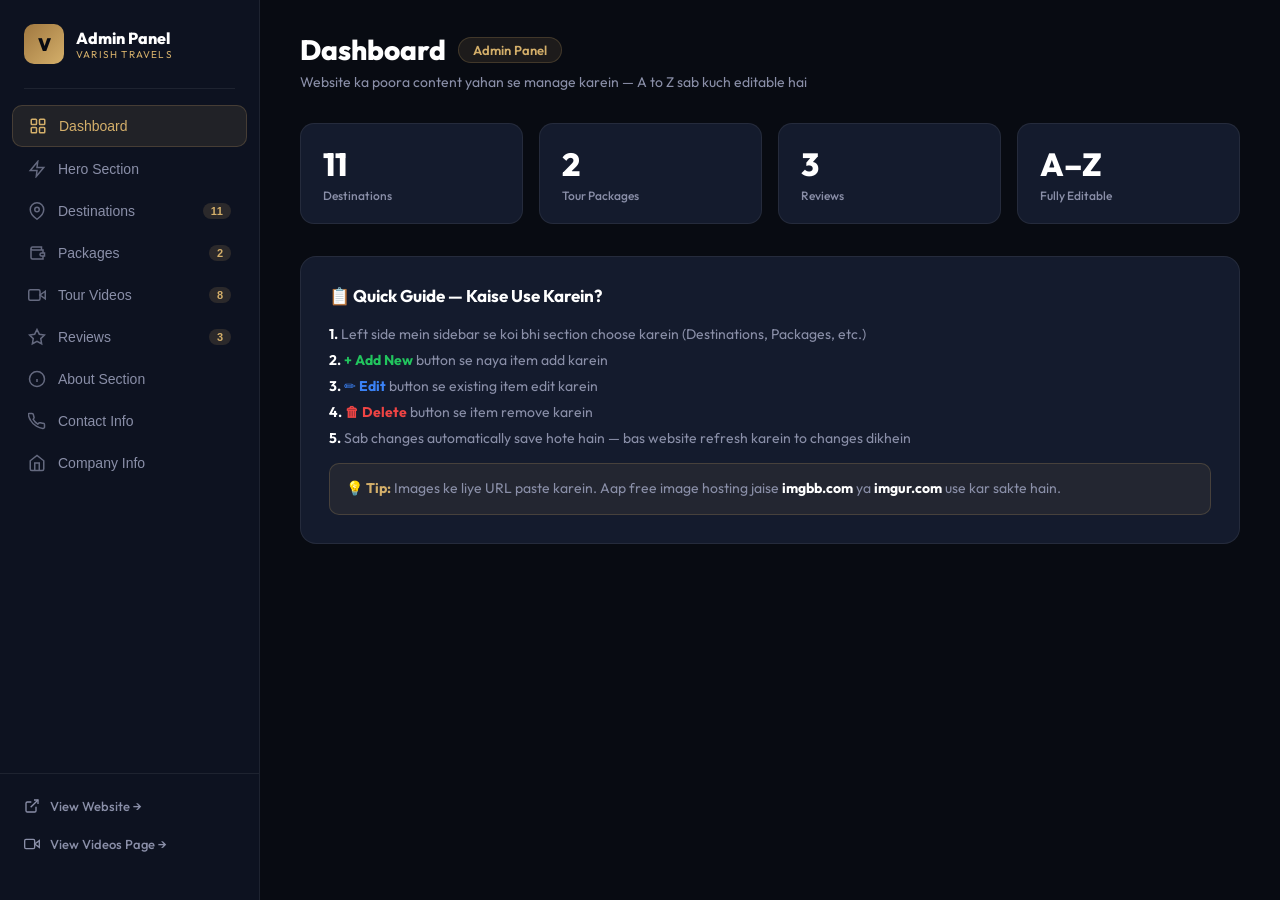
<file: admin.html>
<!DOCTYPE html>
<html lang="en">

<head>
  <meta charset="UTF-8" />
  <meta name="viewport" content="width=device-width, initial-scale=1.0" />
  <title>Admin Panel | Varish Tour & Travels</title>
  <link rel="preconnect" href="https://fonts.googleapis.com" />
  <link rel="preconnect" href="https://fonts.gstatic.com" crossorigin />
  <link
    href="https://fonts.googleapis.com/css2?family=Outfit:wght@300;400;500;600;700;800;900&display=swap"
    rel="stylesheet" />
  <style>
    /* ── ADMIN PANEL STYLES ── */
    :root {
      --gold: #D4AF6A;
      --gold-light: #F0D08A;
      --gold-dark: #A07840;
      --bg: #080B12;
      --bg-2: #0D1220;
      --bg-3: #111827;
      --bg-card: #141B2D;
      --bg-card-2: #1A2235;
      --border: rgba(255, 255, 255, 0.07);
      --border-gold: rgba(212, 175, 106, 0.2);
      --text: #E8E6E0;
      --text-muted: #8A8FA8;
      --white: #FFFFFF;
      --green: #22c55e;
      --red: #ef4444;
      --blue: #3b82f6;
      --radius: 12px;
      --ease: cubic-bezier(0.4, 0, 0.2, 1);
    }

    * { box-sizing: border-box; margin: 0; padding: 0; }
    html { scroll-behavior: smooth; }
    body {
      font-family: 'Outfit', system-ui, sans-serif;
      background: var(--bg);
      color: var(--text);
      min-height: 100vh;
      -webkit-font-smoothing: antialiased;
    }
    ::-webkit-scrollbar { width: 5px; }
    ::-webkit-scrollbar-track { background: var(--bg-2); }
    ::-webkit-scrollbar-thumb { background: var(--gold-dark); border-radius: 4px; }

    /* ── LAYOUT ── */
    .admin-wrapper {
      display: flex;
      min-height: 100vh;
    }

    /* ── SIDEBAR ── */
    .sidebar {
      width: 260px;
      background: var(--bg-2);
      border-right: 1px solid var(--border);
      padding: 24px 0;
      display: flex;
      flex-direction: column;
      position: fixed;
      top: 0; left: 0; bottom: 0;
      z-index: 100;
      transition: transform 0.3s var(--ease);
    }
    .sidebar-brand {
      display: flex; align-items: center; gap: 12px;
      padding: 0 24px; margin-bottom: 8px;
    }
    .sidebar-brand-icon {
      width: 40px; height: 40px; border-radius: 10px;
      background: linear-gradient(135deg, var(--gold-dark), var(--gold));
      display: flex; align-items: center; justify-content: center;
      color: var(--bg); font-weight: 900; font-size: 18px;
    }
    .sidebar-brand-text {
      display: flex; flex-direction: column;
    }
    .sidebar-brand-name {
      font-size: 16px; font-weight: 800; color: var(--white);
    }
    .sidebar-brand-sub {
      font-size: 10px; color: var(--gold); letter-spacing: 0.12em; text-transform: uppercase;
    }
    .sidebar-divider {
      height: 1px; background: var(--border); margin: 16px 24px;
    }
    .sidebar-nav {
      display: flex; flex-direction: column; gap: 2px;
      padding: 0 12px; flex: 1;
    }
    .sidebar-link {
      display: flex; align-items: center; gap: 12px;
      padding: 11px 16px; border-radius: 10px;
      font-size: 14px; font-weight: 500; color: var(--text-muted);
      cursor: pointer; transition: all 0.2s var(--ease);
      border: none; background: none; text-align: left; width: 100%;
    }
    .sidebar-link:hover {
      background: rgba(255,255,255,0.04); color: var(--text);
    }
    .sidebar-link.active {
      background: rgba(212,175,106,0.1); color: var(--gold);
      border: 1px solid var(--border-gold);
    }
    .sidebar-link svg {
      width: 18px; height: 18px; flex-shrink: 0; opacity: 0.7;
    }
    .sidebar-link.active svg { opacity: 1; }
    .sidebar-link .link-badge {
      margin-left: auto;
      background: rgba(212,175,106,0.15);
      color: var(--gold);
      font-size: 11px; font-weight: 700;
      padding: 2px 8px; border-radius: 20px;
    }

    .sidebar-bottom {
      padding: 16px 24px; border-top: 1px solid var(--border);
    }
    .sidebar-bottom a {
      display: flex; align-items: center; gap: 10px;
      color: var(--text-muted); font-size: 13px; font-weight: 500;
      text-decoration: none; padding: 8px 0;
      transition: color 0.2s;
    }
    .sidebar-bottom a:hover { color: var(--gold); }

    /* ── MAIN CONTENT ── */
    .main-content {
      margin-left: 260px;
      flex: 1;
      padding: 32px 40px;
      min-height: 100vh;
    }

    /* ── PAGE HEADER ── */
    .page-header {
      display: flex; align-items: center; justify-content: space-between;
      margin-bottom: 32px; flex-wrap: wrap; gap: 16px;
    }
    .page-header h1 {
      font-size: 28px; font-weight: 800; color: var(--white);
      display: flex; align-items: center; gap: 12px;
    }
    .page-header h1 span {
      font-size: 13px; font-weight: 600; color: var(--gold);
      background: rgba(212,175,106,0.1);
      padding: 4px 14px; border-radius: 20px;
      border: 1px solid var(--border-gold);
    }
    .page-desc {
      font-size: 14px; color: var(--text-muted); margin-top: 6px;
    }

    /* ── BUTTONS ── */
    .btn {
      display: inline-flex; align-items: center; gap: 8px;
      padding: 10px 20px; border-radius: 10px;
      font-size: 13px; font-weight: 700; cursor: pointer;
      border: none; transition: all 0.2s var(--ease);
      font-family: inherit;
    }
    .btn-gold {
      background: linear-gradient(135deg, var(--gold-dark), var(--gold));
      color: var(--bg);
      box-shadow: 0 4px 16px rgba(212,175,106,0.3);
    }
    .btn-gold:hover {
      background: linear-gradient(135deg, var(--gold), var(--gold-light));
      transform: translateY(-2px);
      box-shadow: 0 8px 28px rgba(212,175,106,0.4);
    }
    .btn-outline {
      background: transparent; color: var(--text-muted);
      border: 1px solid var(--border);
    }
    .btn-outline:hover {
      border-color: var(--border-gold); color: var(--gold);
    }
    .btn-danger {
      background: rgba(239,68,68,0.12); color: var(--red);
      border: 1px solid rgba(239,68,68,0.2);
    }
    .btn-danger:hover {
      background: rgba(239,68,68,0.2); transform: translateY(-1px);
    }
    .btn-success {
      background: rgba(34,197,94,0.12); color: var(--green);
      border: 1px solid rgba(34,197,94,0.2);
    }
    .btn-success:hover {
      background: rgba(34,197,94,0.2); transform: translateY(-1px);
    }
    .btn-sm { padding: 7px 14px; font-size: 12px; border-radius: 8px; }

    /* ── CARDS / PANELS ── */
    .panel {
      background: var(--bg-card);
      border: 1px solid var(--border);
      border-radius: 16px;
      padding: 28px;
      margin-bottom: 24px;
      transition: border-color 0.2s;
    }
    .panel:hover { border-color: var(--border-gold); }
    .panel-header {
      display: flex; align-items: center; justify-content: space-between;
      margin-bottom: 20px; flex-wrap: wrap; gap: 12px;
    }
    .panel-title {
      font-size: 17px; font-weight: 700; color: var(--white);
      display: flex; align-items: center; gap: 10px;
    }
    .panel-title .count {
      font-size: 11px; font-weight: 700; color: var(--gold);
      background: rgba(212,175,106,0.1);
      padding: 2px 10px; border-radius: 20px;
    }

    /* ── FORM ELEMENTS ── */
    .form-grid {
      display: grid;
      grid-template-columns: repeat(auto-fill, minmax(280px, 1fr));
      gap: 16px;
    }
    .form-group {
      display: flex; flex-direction: column; gap: 6px;
    }
    .form-group.full { grid-column: 1 / -1; }
    .form-label {
      font-size: 11px; font-weight: 700; letter-spacing: 0.1em;
      text-transform: uppercase; color: var(--text-muted);
    }
    .form-input,
    .form-select,
    .form-textarea {
      background: rgba(255,255,255,0.04);
      border: 1px solid var(--border);
      border-radius: 10px;
      padding: 12px 14px;
      font-size: 14px; color: var(--white);
      font-family: inherit;
      outline: none;
      transition: all 0.2s var(--ease);
      -webkit-appearance: none;
    }
    .form-select option { background: var(--bg-card); }
    .form-input:focus,
    .form-select:focus,
    .form-textarea:focus {
      border-color: rgba(212,175,106,0.45);
      background: rgba(212,175,106,0.04);
      box-shadow: 0 0 0 3px rgba(212,175,106,0.08);
    }
    .form-input::placeholder,
    .form-textarea::placeholder { color: rgba(138,143,168,0.6); }
    .form-textarea { resize: vertical; min-height: 80px; }
    .form-hint {
      font-size: 11px; color: var(--text-muted); margin-top: 2px;
    }

    /* ── ITEM LIST ── */
    .item-list {
      display: flex; flex-direction: column; gap: 12px;
    }
    .item-card {
      display: flex; align-items: center; gap: 16px;
      background: var(--bg-card-2);
      border: 1px solid var(--border);
      border-radius: 14px;
      padding: 16px 20px;
      transition: all 0.2s var(--ease);
    }
    .item-card:hover {
      border-color: var(--border-gold);
      transform: translateX(4px);
    }
    .item-thumb {
      width: 64px; height: 48px; border-radius: 8px;
      overflow: hidden; flex-shrink: 0;
      background: var(--bg-3);
    }
    .item-thumb img {
      width: 100%; height: 100%; object-fit: cover;
    }
    .item-info { flex: 1; min-width: 0; }
    .item-name {
      font-size: 15px; font-weight: 700; color: var(--white);
      white-space: nowrap; overflow: hidden; text-overflow: ellipsis;
    }
    .item-meta {
      font-size: 12px; color: var(--text-muted); margin-top: 3px;
      white-space: nowrap; overflow: hidden; text-overflow: ellipsis;
    }
    .item-actions {
      display: flex; gap: 8px; flex-shrink: 0;
    }

    /* ── FEATURE LIST (for packages) ── */
    .feature-list {
      display: flex; flex-direction: column; gap: 8px;
      margin-top: 8px;
    }
    .feature-item {
      display: flex; align-items: center; gap: 8px;
      background: rgba(255,255,255,0.03);
      border: 1px solid var(--border);
      border-radius: 8px;
      padding: 8px 12px;
      font-size: 13px; color: var(--text);
    }
    .feature-item .f-type {
      font-size: 10px; font-weight: 700; padding: 2px 8px;
      border-radius: 20px; flex-shrink: 0;
    }
    .feature-item .f-type.inc {
      background: rgba(34,197,94,0.12); color: var(--green);
    }
    .feature-item .f-type.exc {
      background: rgba(239,68,68,0.1); color: var(--red);
    }
    .feature-item .f-text { flex: 1; }
    .feature-item .f-remove {
      background: none; border: none; color: var(--text-muted);
      cursor: pointer; padding: 2px; font-size: 16px;
      transition: color 0.2s;
    }
    .feature-item .f-remove:hover { color: var(--red); }

    .add-feature-row {
      display: flex; gap: 8px; margin-top: 8px;
    }
    .add-feature-row input {
      flex: 1; background: rgba(255,255,255,0.04);
      border: 1px solid var(--border); border-radius: 8px;
      padding: 8px 12px; font-size: 13px; color: var(--white);
      font-family: inherit; outline: none;
    }
    .add-feature-row select {
      background: rgba(255,255,255,0.04);
      border: 1px solid var(--border); border-radius: 8px;
      padding: 8px 10px; font-size: 12px; color: var(--white);
      font-family: inherit; outline: none;
    }
    .add-feature-row select option { background: var(--bg-card); }

    /* ── TABS ── */
    .tab-content { display: none; }
    .tab-content.active { display: block; }

    /* ── EDIT FORM (shown after clicking Edit) ── */
    .edit-form {
      background: var(--bg-card);
      border: 1px solid var(--border-gold);
      border-radius: 16px;
      padding: 28px;
      margin-bottom: 24px;
      animation: slideDown 0.3s var(--ease);
    }
    @keyframes slideDown {
      from { opacity: 0; transform: translateY(-10px); }
      to { opacity: 1; transform: translateY(0); }
    }
    .edit-form-header {
      display: flex; align-items: center; justify-content: space-between;
      margin-bottom: 20px;
    }
    .edit-form-title {
      font-size: 16px; font-weight: 700; color: var(--gold);
    }
    .edit-form-actions {
      display: flex; gap: 8px; margin-top: 20px;
    }

    /* ── TOAST ── */
    .admin-toast {
      position: fixed; bottom: 28px; right: 28px;
      background: var(--bg-card); border: 1px solid var(--border-gold);
      color: var(--white); padding: 14px 24px;
      border-radius: 14px; font-size: 14px; font-weight: 600;
      z-index: 99999; opacity: 0; transform: translateY(20px);
      transition: all 0.4s cubic-bezier(0.34, 1.56, 0.64, 1);
      box-shadow: 0 8px 32px rgba(0,0,0,0.4);
      pointer-events: none;
    }
    .admin-toast.show {
      opacity: 1; transform: translateY(0); pointer-events: all;
    }

    /* ── EMPTY STATE ── */
    .empty-state {
      text-align: center; padding: 48px 24px;
      color: var(--text-muted);
    }
    .empty-state svg {
      margin: 0 auto 16px; opacity: 0.3;
    }
    .empty-state p { font-size: 14px; margin-bottom: 16px; }

    /* ── STATS CARDS ── */
    .stats-row {
      display: grid;
      grid-template-columns: repeat(auto-fill, minmax(200px, 1fr));
      gap: 16px; margin-bottom: 32px;
    }
    .stat-card {
      background: var(--bg-card);
      border: 1px solid var(--border);
      border-radius: 14px;
      padding: 20px 22px;
      transition: all 0.2s;
    }
    .stat-card:hover { border-color: var(--border-gold); transform: translateY(-3px); }
    .stat-card-value {
      font-size: 32px; font-weight: 800; color: var(--white);
      margin-bottom: 4px;
    }
    .stat-card-label {
      font-size: 12px; color: var(--text-muted); font-weight: 500;
    }

    /* ── MOBILE TOGGLE ── */
    .mobile-menu-btn {
      display: none;
      position: fixed; top: 16px; left: 16px; z-index: 200;
      width: 42px; height: 42px; border-radius: 10px;
      background: var(--bg-card); border: 1px solid var(--border);
      color: var(--text); cursor: pointer;
      align-items: center; justify-content: center;
      font-size: 20px;
    }
    .overlay {
      display: none; position: fixed; inset: 0;
      background: rgba(0,0,0,0.6); z-index: 90;
    }
    .overlay.show { display: block; }

    /* ── COLOR PREVIEW ── */
    .color-preview-row {
      display: flex; align-items: center; gap: 12px;
    }
    .color-preview {
      width: 40px; height: 40px; border-radius: 8px;
      border: 2px solid var(--border); flex-shrink: 0;
    }

    /* ── RESPONSIVE ── */
    @media (max-width: 900px) {
      .sidebar {
        transform: translateX(-100%);
      }
      .sidebar.open {
        transform: translateX(0);
      }
      .main-content { margin-left: 0; padding: 24px 16px; padding-top: 68px; }
      .mobile-menu-btn { display: flex; }
      .form-grid { grid-template-columns: 1fr; }
      .stats-row { grid-template-columns: 1fr 1fr; }
    }
    @media (max-width: 480px) {
      .stats-row { grid-template-columns: 1fr; }
      .item-card { flex-direction: column; align-items: flex-start; }
      .item-actions { align-self: flex-end; }
    }
  </style>
</head>

<body>

  <!-- Mobile menu button -->
  <button class="mobile-menu-btn" id="mobileMenuBtn" onclick="toggleSidebar()">☰</button>
  <div class="overlay" id="sidebarOverlay" onclick="toggleSidebar()"></div>

  <div class="admin-wrapper">

    <!-- ── SIDEBAR ── -->
    <aside class="sidebar" id="sidebar">
      <div class="sidebar-brand">
        <div class="sidebar-brand-icon">V</div>
        <div class="sidebar-brand-text">
          <span class="sidebar-brand-name">Admin Panel</span>
          <span class="sidebar-brand-sub">Varish Travels</span>
        </div>
      </div>

      <div class="sidebar-divider"></div>

      <nav class="sidebar-nav">
        <button class="sidebar-link active" onclick="showTab('dashboard', this)">
          <svg viewBox="0 0 24 24" fill="none" stroke="currentColor" stroke-width="2"><rect x="3" y="3" width="7" height="7" rx="1"/><rect x="14" y="3" width="7" height="7" rx="1"/><rect x="3" y="14" width="7" height="7" rx="1"/><rect x="14" y="14" width="7" height="7" rx="1"/></svg>
          Dashboard
        </button>
        <button class="sidebar-link" onclick="showTab('hero', this)">
          <svg viewBox="0 0 24 24" fill="none" stroke="currentColor" stroke-width="2"><polygon points="13 2 3 14 12 14 11 22 21 10 12 10 13 2"/></svg>
          Hero Section
        </button>
        <button class="sidebar-link" onclick="showTab('destinations', this)">
          <svg viewBox="0 0 24 24" fill="none" stroke="currentColor" stroke-width="2"><path d="M21 10c0 7-9 13-9 13s-9-6-9-13a9 9 0 0118 0z"/><circle cx="12" cy="10" r="3"/></svg>
          Destinations
          <span class="link-badge" id="destCount">4</span>
        </button>
        <button class="sidebar-link" onclick="showTab('packages', this)">
          <svg viewBox="0 0 24 24" fill="none" stroke="currentColor" stroke-width="2"><path d="M20 12V8H6a2 2 0 01-2-2c0-1.1.9-2 2-2h12v4"/><path d="M4 6v12c0 1.1.9 2 2 2h14v-4"/><path d="M18 12a2 2 0 000 4h4v-4h-4z"/></svg>
          Packages
          <span class="link-badge" id="pkgCount">3</span>
        </button>
        <button class="sidebar-link" onclick="showTab('videos', this)">
          <svg viewBox="0 0 24 24" fill="none" stroke="currentColor" stroke-width="2"><polygon points="23 7 16 12 23 17 23 7"/><rect x="1" y="5" width="15" height="14" rx="2" ry="2"/></svg>
          Tour Videos
          <span class="link-badge" id="vidCount">8</span>
        </button>
        <button class="sidebar-link" onclick="showTab('reviews', this)">
          <svg viewBox="0 0 24 24" fill="none" stroke="currentColor" stroke-width="2"><path d="M12 2l3.09 6.26L22 9.27l-5 4.87 1.18 6.88L12 17.77l-6.18 3.25L7 14.14 2 9.27l6.91-1.01L12 2z"/></svg>
          Reviews
          <span class="link-badge" id="revCount">3</span>
        </button>
        <button class="sidebar-link" onclick="showTab('about', this)">
          <svg viewBox="0 0 24 24" fill="none" stroke="currentColor" stroke-width="2"><circle cx="12" cy="12" r="10"/><path d="M12 16v-4M12 8h.01"/></svg>
          About Section
        </button>
        <button class="sidebar-link" onclick="showTab('contact', this)">
          <svg viewBox="0 0 24 24" fill="none" stroke="currentColor" stroke-width="2"><path d="M22 16.92v3a2 2 0 01-2.18 2 19.79 19.79 0 01-8.63-3.07A19.5 19.5 0 013.37 11a19.79 19.79 0 01-3.07-8.67A2 2 0 012.28 2h3a2 2 0 012 1.72c.127.96.361 1.903.7 2.81a2 2 0 01-.45 2.11L6.91 9.91a16 16 0 006.18 6.18l1.27-1.27a2 2 0 012.11-.45c.907.339 1.85.573 2.81.7A2 2 0 0122 16.92z"/></svg>
          Contact Info
        </button>
        <button class="sidebar-link" onclick="showTab('company', this)">
          <svg viewBox="0 0 24 24" fill="none" stroke="currentColor" stroke-width="2"><path d="M3 9l9-7 9 7v11a2 2 0 01-2 2H5a2 2 0 01-2-2z"/><polyline points="9 22 9 12 15 12 15 22"/></svg>
          Company Info
        </button>
      </nav>

      <div class="sidebar-bottom">
        <a href="index.html" target="_blank" style="margin-bottom: 6px;">
          <svg width="16" height="16" viewBox="0 0 24 24" fill="none" stroke="currentColor" stroke-width="2"><path d="M18 13v6a2 2 0 01-2 2H5a2 2 0 01-2-2V8a2 2 0 012-2h6"/><polyline points="15 3 21 3 21 9"/><line x1="10" y1="14" x2="21" y2="3"/></svg>
          View Website →
        </a>
        <a href="videos.html" target="_blank">
          <svg width="16" height="16" viewBox="0 0 24 24" fill="none" stroke="currentColor" stroke-width="2"><polygon points="23 7 16 12 23 17 23 7"/><rect x="1" y="5" width="15" height="14" rx="2" ry="2"/></svg>
          View Videos Page →
        </a>
      </div>
    </aside>

    <!-- ── MAIN CONTENT ── -->
    <main class="main-content">

      <!-- ═══ DASHBOARD TAB ═══ -->
      <div class="tab-content active" id="tab-dashboard">
        <div class="page-header">
          <div>
            <h1>Dashboard <span>Admin Panel</span></h1>
            <p class="page-desc">Website ka poora content yahan se manage karein — A to Z sab kuch editable hai</p>
          </div>
        </div>

        <div class="stats-row" id="dashboardStats"></div>

        <div class="panel">
          <div class="panel-title" style="margin-bottom:16px">📋 Quick Guide — Kaise Use Karein?</div>
          <div style="color: var(--text-muted); font-size: 14px; line-height: 1.85;">
            <p><strong style="color:var(--white)">1.</strong> Left side mein sidebar se koi bhi section choose karein (Destinations, Packages, etc.)</p>
            <p><strong style="color:var(--white)">2.</strong> <strong style="color:var(--green)">+ Add New</strong> button se naya item add karein</p>
            <p><strong style="color:var(--white)">3.</strong> <strong style="color:var(--blue)">✏ Edit</strong> button se existing item edit karein</p>
            <p><strong style="color:var(--white)">4.</strong> <strong style="color:var(--red)">🗑 Delete</strong> button se item remove karein</p>
            <p><strong style="color:var(--white)">5.</strong> Sab changes automatically save hote hain — bas website refresh karein to changes dikhein</p>
            <p style="margin-top:12px; padding: 12px 16px; background: rgba(212,175,106,0.08); border: 1px solid var(--border-gold); border-radius: 10px;">
              <strong style="color:var(--gold)">💡 Tip:</strong> Images ke liye URL paste karein. Aap free image hosting jaise <strong style="color:var(--white)">imgbb.com</strong> ya <strong style="color:var(--white)">imgur.com</strong> use kar sakte hain.
            </p>
          </div>
        </div>
      </div>

      <!-- ═══ HERO TAB ═══ -->
      <div class="tab-content" id="tab-hero">
        <div class="page-header">
          <div>
            <h1>Hero Section</h1>
            <p class="page-desc">Website ka main landing section — title, description, badge aur stats</p>
          </div>
          <button class="btn btn-gold" onclick="saveHero()">💾 Save Changes</button>
        </div>

        <div class="panel">
          <div class="panel-title">Hero Content</div>
          <div class="form-grid" style="margin-top:16px">
            <div class="form-group full">
              <label class="form-label">Welcome Text</label>
              <input class="form-input" id="hero-welcomeText" placeholder="e.g. Welcome to Varish Tour & Travels" />
            </div>
            <div class="form-group">
              <label class="form-label">Badge Text</label>
              <input class="form-input" id="hero-badge" placeholder="e.g. India's Premium Travel Partner" />
            </div>
            <div class="form-group">
              <label class="form-label">Hero Image URL</label>
              <input class="form-input" id="hero-bgImg" placeholder="hero-bg.jpg or full URL" />
            </div>
            <div class="form-group">
              <label class="form-label">Title Line 1 (Italic)</label>
              <input class="form-input" id="hero-titleLine1" placeholder="e.g. Extraordinary" />
            </div>
            <div class="form-group">
              <label class="form-label">Title Line 2</label>
              <input class="form-input" id="hero-titleLine2" placeholder="e.g. Journeys Across" />
            </div>
            <div class="form-group">
              <label class="form-label">Title Line 3 (Bold)</label>
              <input class="form-input" id="hero-titleLine3" placeholder="e.g. Incredible India" />
            </div>
            <div class="form-group">
              <label class="form-label">Description</label>
              <textarea class="form-textarea" id="hero-desc" placeholder="Short description for hero section"></textarea>
            </div>
          </div>
        </div>

        <div class="panel">
          <div class="panel-title">Hero Stats</div>
          <div class="form-grid" style="margin-top:16px">
            <div class="form-group">
              <label class="form-label">Stat 1 Value</label>
              <input class="form-input" id="hero-stat1val" placeholder="e.g. 5000+" />
            </div>
            <div class="form-group">
              <label class="form-label">Stat 1 Label</label>
              <input class="form-input" id="hero-stat1label" placeholder="e.g. Happy Travelers" />
            </div>
            <div class="form-group">
              <label class="form-label">Stat 2 Value</label>
              <input class="form-input" id="hero-stat2val" placeholder="e.g. 50+" />
            </div>
            <div class="form-group">
              <label class="form-label">Stat 2 Label</label>
              <input class="form-input" id="hero-stat2label" placeholder="e.g. Destinations" />
            </div>
            <div class="form-group">
              <label class="form-label">Stat 3 Value</label>
              <input class="form-input" id="hero-stat3val" placeholder="e.g. 29+" />
            </div>
            <div class="form-group">
              <label class="form-label">Stat 3 Label</label>
              <input class="form-input" id="hero-stat3label" placeholder="e.g. Years Experience" />
            </div>
          </div>
        </div>
      </div>

      <!-- ═══ DESTINATIONS TAB ═══ -->
      <div class="tab-content" id="tab-destinations">
        <div class="page-header">
          <div>
            <h1>Destinations</h1>
            <p class="page-desc">Travel destinations add, edit ya delete karein</p>
          </div>
          <button class="btn btn-gold" onclick="showDestForm()">+ Add Destination</button>
        </div>

        <div id="destEditArea"></div>
        <div class="panel">
          <div class="panel-header">
            <div class="panel-title">All Destinations <span class="count" id="destListCount">0</span></div>
          </div>
          <div class="item-list" id="destList"></div>
        </div>
      </div>

      <!-- ═══ PACKAGES TAB ═══ -->
      <div class="tab-content" id="tab-packages">
        <div class="page-header">
          <div>
            <h1>Tour Packages</h1>
            <p class="page-desc">Tour packages add, edit ya delete karein — price, features sab set karein</p>
          </div>
          <button class="btn btn-gold" onclick="showPkgForm()">+ Add Package</button>
        </div>

        <div id="pkgEditArea"></div>
        <div class="panel">
          <div class="panel-header">
            <div class="panel-title">All Packages <span class="count" id="pkgListCount">0</span></div>
          </div>
          <div class="item-list" id="pkgList"></div>
        </div>
      </div>

      <!-- ═══ VIDEOS TAB ═══ -->
      <div class="tab-content" id="tab-videos">
        <div class="page-header">
          <div>
            <h1>Tour & Palace Videos</h1>
            <p class="page-desc">Destinations aur royal palaces ke videos add, edit ya delete karein (YouTube links supported)</p>
          </div>
          <button class="btn btn-gold" onclick="showVideoForm()">+ Add Video</button>
        </div>

        <div id="videoEditArea"></div>
        <div class="panel">
          <div class="panel-header">
            <div class="panel-title">All Videos <span class="count" id="videoListCount">0</span></div>
          </div>
          <div class="item-list" id="videoList"></div>
        </div>
      </div>

      <!-- ═══ REVIEWS TAB ═══ -->
      <div class="tab-content" id="tab-reviews">
        <div class="page-header">
          <div>
            <h1>Reviews / Testimonials</h1>
            <p class="page-desc">Customer reviews add ya edit karein</p>
          </div>
          <button class="btn btn-gold" onclick="showRevForm()">+ Add Review</button>
        </div>

        <div id="revEditArea"></div>
        <div class="panel">
          <div class="panel-header">
            <div class="panel-title">All Reviews <span class="count" id="revListCount">0</span></div>
          </div>
          <div class="item-list" id="revList"></div>
        </div>
      </div>

      <!-- ═══ ABOUT TAB ═══ -->
      <div class="tab-content" id="tab-about">
        <div class="page-header">
          <div>
            <h1>About Section</h1>
            <p class="page-desc">About us section ka content edit karein — heading, description, why-us cards</p>
          </div>
          <button class="btn btn-gold" onclick="saveAbout()">💾 Save Changes</button>
        </div>

        <div class="panel">
          <div class="panel-title">About Content</div>
          <div class="form-grid" style="margin-top:16px">
            <div class="form-group full">
              <label class="form-label">Section Title (HTML allowed)</label>
              <input class="form-input" id="about-title" placeholder='e.g. We Don&#39;t Just Plan Trips.<br><em>We Create Memories.</em>' />
            </div>
            <div class="form-group full">
              <label class="form-label">Description</label>
              <textarea class="form-textarea" id="about-desc" placeholder="About section description"></textarea>
            </div>
            <div class="form-group">
              <label class="form-label">Image 1 URL (Main)</label>
              <input class="form-input" id="about-img1" placeholder="kashmir.jpg or URL" />
            </div>
            <div class="form-group">
              <label class="form-label">Image 2 URL (Secondary)</label>
              <input class="form-input" id="about-img2" placeholder="jaisalmer.jpg or URL" />
            </div>
            <div class="form-group">
              <label class="form-label">Rating Badge Value</label>
              <input class="form-input" id="about-rating" placeholder="e.g. 4.9 ★" />
            </div>
            <div class="form-group">
              <label class="form-label">Rating Badge Label</label>
              <input class="form-input" id="about-ratingLabel" placeholder="e.g. Average Rating" />
            </div>
          </div>
        </div>

        <div class="panel">
          <div class="panel-title">Why-Us Cards (4 cards)</div>
          <div class="form-grid" style="margin-top:16px">
            <div class="form-group">
              <label class="form-label">Card 1 Title</label>
              <input class="form-input" id="about-why1title" />
            </div>
            <div class="form-group">
              <label class="form-label">Card 1 Description</label>
              <input class="form-input" id="about-why1desc" />
            </div>
            <div class="form-group">
              <label class="form-label">Card 2 Title</label>
              <input class="form-input" id="about-why2title" />
            </div>
            <div class="form-group">
              <label class="form-label">Card 2 Description</label>
              <input class="form-input" id="about-why2desc" />
            </div>
            <div class="form-group">
              <label class="form-label">Card 3 Title</label>
              <input class="form-input" id="about-why3title" />
            </div>
            <div class="form-group">
              <label class="form-label">Card 3 Description</label>
              <input class="form-input" id="about-why3desc" />
            </div>
            <div class="form-group">
              <label class="form-label">Card 4 Title</label>
              <input class="form-input" id="about-why4title" />
            </div>
            <div class="form-group">
              <label class="form-label">Card 4 Description</label>
              <input class="form-input" id="about-why4desc" />
            </div>
          </div>
        </div>

        <div class="panel">
          <div class="panel-title">About Stats</div>
          <div class="form-grid" style="margin-top:16px">
            <div class="form-group">
              <label class="form-label">Stat 1 Value</label>
              <input class="form-input" id="about-stat1val" />
            </div>
            <div class="form-group">
              <label class="form-label">Stat 1 Label</label>
              <input class="form-input" id="about-stat1label" />
            </div>
            <div class="form-group">
              <label class="form-label">Stat 2 Value</label>
              <input class="form-input" id="about-stat2val" />
            </div>
            <div class="form-group">
              <label class="form-label">Stat 2 Label</label>
              <input class="form-input" id="about-stat2label" />
            </div>
            <div class="form-group">
              <label class="form-label">Stat 3 Value</label>
              <input class="form-input" id="about-stat3val" />
            </div>
            <div class="form-group">
              <label class="form-label">Stat 3 Label</label>
              <input class="form-input" id="about-stat3label" />
            </div>
          </div>
        </div>
      </div>

      <!-- ═══ CONTACT TAB ═══ -->
      <div class="tab-content" id="tab-contact">
        <div class="page-header">
          <div>
            <h1>Contact Information</h1>
            <p class="page-desc">Phone, email, address, WhatsApp number — sab yahan se change karein</p>
          </div>
          <button class="btn btn-gold" onclick="saveContact()">💾 Save Changes</button>
        </div>

        <div class="panel">
          <div class="panel-title">Contact Details</div>
          <div class="form-grid" style="margin-top:16px">
            <div class="form-group">
              <label class="form-label">Phone Number</label>
              <input class="form-input" id="contact-phone" placeholder="+91 98989 89097" />
            </div>
            <div class="form-group">
              <label class="form-label">WhatsApp Number</label>
              <input class="form-input" id="contact-whatsapp" placeholder="919898989097" />
              <span class="form-hint">Country code ke saath, bina + sign ke (e.g. 919898989097)</span>
            </div>
            <div class="form-group">
              <label class="form-label">Email Address</label>
              <input class="form-input" id="contact-email" placeholder="info@varishtravels.com" />
            </div>
            <div class="form-group">
              <label class="form-label">Office Address</label>
              <input class="form-input" id="contact-address" placeholder="Gujarat, India" />
            </div>
            <div class="form-group">
              <label class="form-label">Office Hours</label>
              <input class="form-input" id="contact-hours" placeholder="Mon–Sat: 9AM–7PM" />
            </div>
          </div>
        </div>
      </div>

      <!-- ═══ COMPANY TAB ═══ -->
      <div class="tab-content" id="tab-company">
        <div class="page-header">
          <div>
            <h1>Company Info</h1>
            <p class="page-desc">Brand name, tagline, footer text, social media links</p>
          </div>
          <button class="btn btn-gold" onclick="saveCompany()">💾 Save Changes</button>
        </div>

        <div class="panel">
          <div class="panel-title">Brand Identity</div>
          <div class="form-grid" style="margin-top:16px">
            <div class="form-group">
              <label class="form-label">Brand Name</label>
              <input class="form-input" id="company-brand" placeholder="Varish" />
            </div>
            <div class="form-group">
              <label class="form-label">Subtitle</label>
              <input class="form-input" id="company-subtitle" placeholder="Tour & Travels" />
            </div>
            <div class="form-group full">
              <label class="form-label">Footer Tagline</label>
              <input class="form-input" id="company-tagline" placeholder="Crafting extraordinary travel experiences..." />
            </div>
            <div class="form-group">
              <label class="form-label">Copyright Text</label>
              <input class="form-input" id="company-copyright" placeholder="© 2024 Varish Tour & Travels. All rights reserved." />
            </div>
            <div class="form-group">
              <label class="form-label">Footer Bottom Text</label>
              <input class="form-input" id="company-footerBottom" placeholder="Made with ❤️ in Gujarat, India" />
            </div>
          </div>
        </div>

        <div class="panel">
          <div class="panel-title">Social Media Links</div>
          <div class="form-grid" style="margin-top:16px">
            <div class="form-group">
              <label class="form-label">Facebook URL</label>
              <input class="form-input" id="company-facebook" placeholder="https://facebook.com/..." />
            </div>
            <div class="form-group">
              <label class="form-label">Instagram URL</label>
              <input class="form-input" id="company-instagram" placeholder="https://instagram.com/..." />
            </div>
            <div class="form-group">
              <label class="form-label">YouTube URL</label>
              <input class="form-input" id="company-youtube" placeholder="https://youtube.com/..." />
            </div>
          </div>
        </div>
      </div>

    </main>
  </div>

  <!-- Toast -->
  <div class="admin-toast" id="adminToast"></div>

  <script>
    'use strict';

    // ──────────────────────────────────────────
    // DEFAULT DATA
    // ──────────────────────────────────────────
    const DEFAULT_DATA = {
      hero: {
        welcomeText: "Welcome to Varish Tour & Travels",
        badge: "India's Premium Travel Partner",
        bgImg: "hero-bg.jpg",
        titleLine1: "Extraordinary",
        titleLine2: "Journeys Across",
        titleLine3: "Incredible India",
        desc: "From snow-draped Kashmir valleys to the golden sands of Jaisalmer — we craft bespoke travel experiences that stay with you forever.",
        stat1val: "5000+", stat1label: "Happy Travelers",
        stat2val: "200+", stat2label: "Destinations",
        stat3val: "29+", stat3label: "Years Experience"
      },
      destinations: [
        { id: 'd1', name: 'Kashmir', img: 'kashmir.jpg', tag: '⭐ Most Popular', tagType: 'featured', rating: '4.9', highlights: 'Dal Lake · Gulmarg · Pahalgam', duration: '5–7 Days', price: '' },
        { id: 'd2', name: 'Jaisalmer', img: 'jaisalmer.jpg', tag: 'Desert', tagType: 'normal', rating: '4.8', highlights: 'Dunes · Fort · Camel Safari', duration: '3–5 Days', price: '' },
        { id: 'd3', name: 'Saputara', img: 'saputara.jpg', tag: 'Hill Station', tagType: 'normal', rating: '4.7', highlights: 'Lake · Waterfalls · Sunrise', duration: '2–3 Days', price: '' },
        { id: 'd4', name: 'Mount Abu', img: 'mountabu.jpg', tag: 'Nature', tagType: 'normal', rating: '4.8', highlights: 'Nakki Lake · Dilwara Temple · Shikhar', duration: '2–4 Days', price: '' },
        { id: 'd5', name: 'Simla', img: 'simla.jpg', tag: 'Hill Station', tagType: 'normal', rating: '4.8', highlights: 'Mall Road · Snowfall', duration: '3–5 Days', price: '' },
        { id: 'd6', name: 'Manali', img: 'manali.jpg', tag: 'Adventure', tagType: 'normal', rating: '4.9', highlights: 'Rohtang Pass · Solang Valley', duration: '4–6 Days', price: '' },
        { id: 'd7', name: 'Ajmer', img: 'ajmer.jpg', tag: 'Spiritual', tagType: 'normal', rating: '4.7', highlights: 'Dargah Sharif · Pushkar', duration: '2–3 Days', price: '' },
        { id: 'd8', name: 'Mumbai', img: 'mumbai.jpg', tag: 'City', tagType: 'normal', rating: '4.8', highlights: 'Gateway of India · Marine Drive', duration: '2–4 Days', price: '' },
        { id: 'd9', name: 'Goa', img: 'goa.jpg', tag: 'Beach', tagType: 'normal', rating: '4.9', highlights: 'Beaches · Nightlife', duration: '3–5 Days', price: '' },
        { id: 'd10', name: 'Kerala', img: 'kerala.jpg', tag: 'Nature', tagType: 'normal', rating: '4.9', highlights: 'Backwaters · Munnar', duration: '5–7 Days', price: '' },
        { id: 'd11', name: 'All Over India', img: 'india.jpg', tag: 'Tour', tagType: 'normal', rating: '5.0', highlights: 'Custom Packages Across India', duration: 'Custom', price: '' }
      ],
      packages: [
        {
          id: 'p2', tier: 'Premium', name: 'Rajasthan Royal Combo', price: '', duration: '8 Nights · 9 Days',
          badge: 'Best Value ✦', featured: true,
          features: [
            { text: 'Jaisalmer + Mount Abu', type: 'inc' },
            { text: 'Desert Camp Stay', type: 'inc' },
            { text: 'Camel Safari at Sunset', type: 'inc' },
            { text: 'Dilwara Temple Tour', type: 'inc' },
            { text: 'Cultural Folk Evening', type: 'inc' },
            { text: 'All Meals Included', type: 'inc' },
            { text: 'AC Coach Transport', type: 'inc' }
          ]
        },
        {
          id: 'p3', tier: 'Luxury', name: 'Kashmir Delight', price: '', duration: '6 Nights · 7 Days',
          badge: '', featured: false,
          features: [
            { text: 'Houseboat on Dal Lake', type: 'inc' },
            { text: 'Gulmarg Gondola Ride', type: 'inc' },
            { text: 'Pahalgam Valley Tour', type: 'inc' },
            { text: 'Shikara Ride', type: 'inc' },
            { text: 'All Meals Included', type: 'inc' },
            { text: 'AC Cab Transfers', type: 'inc' },
            { text: 'Airfare (Add-on Available)', type: 'exc' }
          ]
        }
      ],
      videos: [
        { id: 'v1', title: 'Kashmir Tour Special – Varish Tour & Travels Official Video', dest: 'kashmir', destName: 'Kashmir', tag: 'Dal Lake · Gulmarg Snow · Houseboat', duration: 'Official Reel 🎬', thumbnail: 'kashmir.jpg', videoUrl: 'https://www.instagram.com/varish_tours_and_travels/reel/DeoaH3LS5Ab/', desc: 'Hamara official Kashmir tour video dekhein – Dal Lake par Shikara ride, Gulmarg ki baraf, khoobsurat valleys aur unforgettable travel memories.' },
        { id: 'v2', title: 'Jaisalmer – Desert Safari & Golden Fort (Sonar Qila)', dest: 'jaisalmer', destName: 'Jaisalmer', tag: 'Sam Dunes · Camel Safari · Fort', duration: '4K · 3:50', thumbnail: 'jaisalmer.jpg', videoUrl: 'https://www.youtube.com/embed/_IcyjkS8e3Q', desc: 'Golden sunsets over Thar Desert dunes, thrilling camel rides, royal camps with folk dance, and the magnificent living fort.' },
        { id: 'v3', title: 'Saputara – Gujarat\'s Scenic Hill Station & Waterfalls', dest: 'saputara', destName: 'Saputara', tag: 'Saputara Lake · Sunset Point · Waterfalls', duration: 'HD · 3:15', thumbnail: 'saputara.jpg', videoUrl: 'https://www.youtube.com/embed/3PLD1t8hRPA', desc: 'Lush green valleys, mist-covered hills, scenic lake boating, and soothing monsoon waterfalls in the Dang forest.' },
        { id: 'v4', title: 'Mount Abu – Nakki Lake & Ancient Dilwara Temples', dest: 'mountabu', destName: 'Mount Abu', tag: 'Nakki Lake · Guru Shikhar · Dilwara', duration: '4K · 4:10', thumbnail: 'mountabu.jpg', videoUrl: 'https://www.youtube.com/embed/_IcyjkS8e3Q', desc: 'Rajasthan\'s only hill station featuring peaceful Nakki Lake, world-famous marble Dilwara temples, and panoramic sunset viewpoints.' },
        { id: 'v5', title: 'Manali & Solang Valley – Snow Adventures & Rohtang Pass', dest: 'manali', destName: 'Manali', tag: 'Solang Valley · Rohtang Pass · Beas River', duration: '4K · 5:00', thumbnail: 'https://images.unsplash.com/photo-1626621341517-bbf3d9990a23?auto=format&fit=crop&w=800&q=80', videoUrl: 'https://www.youtube.com/embed/3PLD1t8hRPA', desc: 'Thrilling snow activities in Solang Valley, snow gliding at Rohtang Pass, and scenic pine trails along the Beas River.' },
        { id: 'v6', title: 'Goa – Golden Beaches, Coastal Heritage & Sunset Cruise', dest: 'goa', destName: 'Goa', tag: 'Calangute · Baga · Old Goa Heritage', duration: '4K · 3:30', thumbnail: 'https://images.unsplash.com/photo-1512343879784-a960bf40e7f2?auto=format&fit=crop&w=800&q=80', videoUrl: 'https://www.youtube.com/embed/_IcyjkS8e3Q', desc: 'Endless golden beaches, calming ocean waves, Portuguese architecture, water sports, and vibrant evening cruises.' },
        { id: 'v7', title: 'Udaipur – City of Royal Palaces & Pichola Lake', dest: 'rajasthan', destName: 'Udaipur', tag: 'Lake Pichola · City Palace · Jag Mandir', duration: '4K · 4:45', thumbnail: 'https://images.unsplash.com/photo-1599661046289-e31897846e41?auto=format&fit=crop&w=800&q=80', videoUrl: 'https://www.youtube.com/embed/3PLD1t8hRPA', desc: 'The Venice of the East with royal City Palace, sparkling Lake Pichola boat rides, and magnificent Rajput heritage.' },
        { id: 'v8', title: 'Kerala – Emerald Backwaters Houseboat & Munnar Hills', dest: 'kerala', destName: 'Kerala', tag: 'Alleppey Houseboats · Munnar Tea Gardens', duration: '4K · 4:15', thumbnail: 'https://images.unsplash.com/photo-1602216056096-3b40cc0c9944?auto=format&fit=crop&w=800&q=80', videoUrl: 'https://www.youtube.com/embed/_IcyjkS8e3Q', desc: 'Tranquil houseboat cruises through emerald backwaters, rolling tea plantations of Munnar, and lush tropical beauty.' }
      ],
      reviews: [
        { id: 'r1', name: 'Rajesh Patel', city: 'Ahmedabad, Gujarat', quote: 'The Kashmir trip was beyond anything I imagined. The houseboat on Dal Lake, the Gulmarg snow — every single detail was arranged flawlessly by Varish Travels. We\'ll be back!', rating: 5, avatarColor1: '#0c2f4e', avatarColor2: '#3498db', destImg: 'kashmir.jpg' },
        { id: 'r2', name: 'Priya & Keval Shah', city: 'Surat, Gujarat', quote: 'Jaisalmer desert camp under the stars — priceless. The camel safari at sunset was the highlight of our honeymoon. Varish handled everything perfectly!', rating: 5, avatarColor1: '#4a2000', avatarColor2: '#e8940a', destImg: 'jaisalmer.jpg' },
        { id: 'r3', name: 'Mehul Desai', city: 'Vadodara, Gujarat', quote: 'Saputara in monsoon is breathtaking and Varish made it even more special. Professional guides, great hotels, and the whole trip was within budget. Highly recommended!', rating: 5, avatarColor1: '#0a2e15', avatarColor2: '#27ae60', destImg: 'saputara.jpg' }
      ],
      about: {
        title: 'We Don\'t Just Plan Trips.<br /><em>We Create Memories.</em>',
        desc: 'Since 2010, Varish Tour & Travels has been Gujarat\'s most trusted travel company. We believe every journey should be extraordinary — whether it\'s your first trip to the mountains or a royal desert adventure.',
        img1: 'kashmir.jpg', img2: 'jaisalmer.jpg',
        rating: '4.9 ★', ratingLabel: 'Average Rating',
        why1title: '100% Safe & Verified', why1desc: 'All accommodations, guides & vehicles are thoroughly vetted.',
        why2title: 'Best Price Guarantee', why2desc: 'Transparent pricing with zero hidden charges. We match any quote.',
        why3title: '24 × 7 Support', why3desc: 'Our experts are always a call away — before, during & after your trip.',
        why4title: 'Fully Customised', why4desc: 'No two trips are alike. We design every tour around your unique preferences.',
        stat1val: '5000+', stat1label: 'Happy Travelers',
        stat2val: '200+', stat2label: 'Destinations',
        stat3val: '29+', stat3label: 'Years of Trust'
      },
      contact: {
        phone: '+91 98989 89097',
        whatsapp: '919898989097',
        email: 'info@varishtravels.com',
        address: 'Gujarat, India',
        hours: 'Mon–Sat: 9AM–7PM'
      },
      company: {
        brand: 'Varish',
        subtitle: 'Tour & Travels',
        tagline: 'Crafting extraordinary travel experiences across India since 2010. Your journey is our passion.',
        copyright: '© 2024 Varish Tour & Travels. All rights reserved.',
        footerBottom: 'Made with ❤️ in Gujarat, India',
        facebook: '#',
        instagram: '#',
        youtube: '#'
      }
    };

    // ──────────────────────────────────────────
    // DATA MANAGEMENT
    // ──────────────────────────────────────────
    function getData() {
      const stored = localStorage.getItem('varish_admin_data');
      if (stored) {
        try {
          const parsed = JSON.parse(stored);
          if (Array.isArray(parsed.packages)) {
            parsed.packages.forEach(p => { p.price = ''; });
          }
          if (Array.isArray(parsed.destinations)) {
            parsed.destinations.forEach(d => { d.price = ''; });
          }
          if (!Array.isArray(parsed.videos) || parsed.videos.length === 0) {
            parsed.videos = DEFAULT_DATA.videos;
          }
          // Merge with defaults for any missing keys
          return { ...DEFAULT_DATA, ...parsed };
        } catch(e) {
          return { ...DEFAULT_DATA };
        }
      }
      return { ...DEFAULT_DATA };
    }

    function saveData(data) {
      localStorage.setItem('varish_admin_data', JSON.stringify(data));
    }

    let data = getData();

    // ──────────────────────────────────────────
    // TABS
    // ──────────────────────────────────────────
    function showTab(tabName, btn) {
      document.querySelectorAll('.tab-content').forEach(t => t.classList.remove('active'));
      document.querySelectorAll('.sidebar-link').forEach(l => l.classList.remove('active'));
      document.getElementById('tab-' + tabName).classList.add('active');
      if (btn) btn.classList.add('active');

      // Load data for the tab
      if (tabName === 'dashboard') renderDashboard();
      else if (tabName === 'hero') loadHero();
      else if (tabName === 'destinations') renderDests();
      else if (tabName === 'packages') renderPkgs();
      else if (tabName === 'videos') renderVideosAdmin();
      else if (tabName === 'reviews') renderRevs();
      else if (tabName === 'about') loadAbout();
      else if (tabName === 'contact') loadContact();
      else if (tabName === 'company') loadCompany();

      // Close mobile sidebar
      document.getElementById('sidebar').classList.remove('open');
      document.getElementById('sidebarOverlay').classList.remove('show');
    }

    function toggleSidebar() {
      document.getElementById('sidebar').classList.toggle('open');
      document.getElementById('sidebarOverlay').classList.toggle('show');
    }

    // ──────────────────────────────────────────
    // TOAST
    // ──────────────────────────────────────────
    let toastTimer;
    function showToast(msg) {
      const t = document.getElementById('adminToast');
      clearTimeout(toastTimer);
      t.textContent = msg;
      t.classList.add('show');
      toastTimer = setTimeout(() => t.classList.remove('show'), 3000);
    }

    // ──────────────────────────────────────────
    // DASHBOARD
    // ──────────────────────────────────────────
    function renderDashboard() {
      const d = getData();
      document.getElementById('dashboardStats').innerHTML = `
        <div class="stat-card">
          <div class="stat-card-value">${d.destinations.length}</div>
          <div class="stat-card-label">Destinations</div>
        </div>
        <div class="stat-card">
          <div class="stat-card-value">${d.packages.length}</div>
          <div class="stat-card-label">Tour Packages</div>
        </div>
        <div class="stat-card">
          <div class="stat-card-value">${d.reviews.length}</div>
          <div class="stat-card-label">Reviews</div>
        </div>
        <div class="stat-card">
          <div class="stat-card-value">A–Z</div>
          <div class="stat-card-label">Fully Editable</div>
        </div>
      `;
      updateCounts();
    }

    function updateCounts() {
      const d = getData();
      const dc = document.getElementById('destCount');
      const pc = document.getElementById('pkgCount');
      const vc = document.getElementById('vidCount');
      const rc = document.getElementById('revCount');
      if (dc) dc.textContent = d.destinations.length;
      if (pc) pc.textContent = d.packages.length;
      if (vc) vc.textContent = (d.videos || DEFAULT_DATA.videos || []).length;
      if (rc) rc.textContent = d.reviews.length;
    }

    // ──────────────────────────────────────────
    // HERO
    // ──────────────────────────────────────────
    function loadHero() {
      const h = data.hero || DEFAULT_DATA.hero;
      document.getElementById('hero-welcomeText').value = h.welcomeText || '';
      document.getElementById('hero-badge').value = h.badge || '';
      document.getElementById('hero-bgImg').value = h.bgImg || '';
      document.getElementById('hero-titleLine1').value = h.titleLine1 || '';
      document.getElementById('hero-titleLine2').value = h.titleLine2 || '';
      document.getElementById('hero-titleLine3').value = h.titleLine3 || '';
      document.getElementById('hero-desc').value = h.desc || '';
      document.getElementById('hero-stat1val').value = h.stat1val || '';
      document.getElementById('hero-stat1label').value = h.stat1label || '';
      document.getElementById('hero-stat2val').value = h.stat2val || '';
      document.getElementById('hero-stat2label').value = h.stat2label || '';
      document.getElementById('hero-stat3val').value = h.stat3val || '';
      document.getElementById('hero-stat3label').value = h.stat3label || '';
    }

    function saveHero() {
      data.hero = {
        welcomeText: document.getElementById('hero-welcomeText').value,
        badge: document.getElementById('hero-badge').value,
        bgImg: document.getElementById('hero-bgImg').value,
        titleLine1: document.getElementById('hero-titleLine1').value,
        titleLine2: document.getElementById('hero-titleLine2').value,
        titleLine3: document.getElementById('hero-titleLine3').value,
        desc: document.getElementById('hero-desc').value,
        stat1val: document.getElementById('hero-stat1val').value,
        stat1label: document.getElementById('hero-stat1label').value,
        stat2val: document.getElementById('hero-stat2val').value,
        stat2label: document.getElementById('hero-stat2label').value,
        stat3val: document.getElementById('hero-stat3val').value,
        stat3label: document.getElementById('hero-stat3label').value,
      };
      saveData(data);
      showToast('✅ Hero section saved successfully!');
    }

    // ──────────────────────────────────────────
    // DESTINATIONS
    // ──────────────────────────────────────────
    let editingDestId = null;

    function renderDests() {
      const list = document.getElementById('destList');
      const dests = data.destinations || [];
      document.getElementById('destListCount').textContent = dests.length;

      if (dests.length === 0) {
        list.innerHTML = `<div class="empty-state"><p>Koi destination nahi hai. "Add Destination" se add karein.</p></div>`;
        return;
      }

      list.innerHTML = dests.map((d, i) => `
        <div class="item-card">
          <div class="item-thumb"><img src="${d.img}" alt="${d.name}" onerror="this.style.display='none'" /></div>
          <div class="item-info">
            <div class="item-name">${d.name}</div>
            <div class="item-meta">★ ${d.rating} · ${d.duration}${d.price ? ` · From ${d.price}` : ''}</div>
          </div>
          <div class="item-actions">
            <button class="btn btn-outline btn-sm" onclick="editDest(${i})">✏ Edit</button>
            <button class="btn btn-danger btn-sm" onclick="deleteDest(${i})">🗑</button>
          </div>
        </div>
      `).join('');
      updateCounts();
    }

    function showDestForm(dest, index) {
      editingDestId = index !== undefined ? index : null;
      const d = dest || { name: '', img: '', tag: '', tagType: 'normal', rating: '', highlights: '', duration: '', price: '' };
      document.getElementById('destEditArea').innerHTML = `
        <div class="edit-form">
          <div class="edit-form-header">
            <div class="edit-form-title">${editingDestId !== null ? '✏ Edit' : '+ Add'} Destination</div>
            <button class="btn btn-outline btn-sm" onclick="cancelDestEdit()">✕ Cancel</button>
          </div>
          <div class="form-grid">
            <div class="form-group">
              <label class="form-label">Destination Name *</label>
              <input class="form-input" id="df-name" value="${d.name}" placeholder="e.g. Kashmir" />
            </div>
            <div class="form-group">
              <label class="form-label">Image URL *</label>
              <input class="form-input" id="df-img" value="${d.img}" placeholder="kashmir.jpg or full URL" />
            </div>
            <div class="form-group">
              <label class="form-label">Tag Label</label>
              <input class="form-input" id="df-tag" value="${d.tag}" placeholder="e.g. Desert, Hill Station" />
            </div>
            <div class="form-group">
              <label class="form-label">Tag Type</label>
              <select class="form-select" id="df-tagType">
                <option value="normal" ${d.tagType === 'normal' ? 'selected' : ''}>Normal</option>
                <option value="featured" ${d.tagType === 'featured' ? 'selected' : ''}>Featured (Gold)</option>
              </select>
            </div>
            <div class="form-group">
              <label class="form-label">Rating</label>
              <input class="form-input" id="df-rating" value="${d.rating}" placeholder="e.g. 4.9" />
            </div>
            <div class="form-group">
              <label class="form-label">Highlights</label>
              <input class="form-input" id="df-highlights" value="${d.highlights}" placeholder="e.g. Dal Lake · Gulmarg" />
            </div>
            <div class="form-group">
              <label class="form-label">Duration</label>
              <input class="form-input" id="df-duration" value="${d.duration}" placeholder="e.g. 5–7 Days" />
            </div>
            <div class="form-group">
              <label class="form-label">Starting Price</label>
              <input class="form-input" id="df-price" value="${d.price}" placeholder="e.g. ₹18,000" />
            </div>
          </div>
          <div class="edit-form-actions">
            <button class="btn btn-gold" onclick="saveDest()">💾 ${editingDestId !== null ? 'Update' : 'Add'} Destination</button>
            <button class="btn btn-outline" onclick="cancelDestEdit()">Cancel</button>
          </div>
        </div>
      `;
      document.getElementById('df-name').focus();
    }

    function editDest(i) {
      showDestForm(data.destinations[i], i);
    }

    function deleteDest(i) {
      if (confirm(`"${data.destinations[i].name}" ko delete karna hai? Ye action undo nahi hoga.`)) {
        data.destinations.splice(i, 1);
        saveData(data);
        renderDests();
        showToast('🗑 Destination deleted');
      }
    }

    function saveDest() {
      const name = document.getElementById('df-name').value.trim();
      const img = document.getElementById('df-img').value.trim();
      if (!name) { showToast('⚠️ Destination name zaroor daalein'); return; }

      const dest = {
        id: editingDestId !== null ? data.destinations[editingDestId].id : 'd' + Date.now(),
        name,
        img: img || '',
        tag: document.getElementById('df-tag').value.trim(),
        tagType: document.getElementById('df-tagType').value,
        rating: document.getElementById('df-rating').value.trim(),
        highlights: document.getElementById('df-highlights').value.trim(),
        duration: document.getElementById('df-duration').value.trim(),
        price: document.getElementById('df-price').value.trim()
      };

      if (editingDestId !== null) {
        data.destinations[editingDestId] = dest;
        showToast('✅ Destination updated!');
      } else {
        data.destinations.push(dest);
        showToast('✅ Destination added!');
      }
      saveData(data);
      cancelDestEdit();
      renderDests();
    }

    function cancelDestEdit() {
      document.getElementById('destEditArea').innerHTML = '';
      editingDestId = null;
    }

    // ──────────────────────────────────────────
    // PACKAGES
    // ──────────────────────────────────────────
    let editingPkgId = null;
    let tempPkgFeatures = [];

    function renderPkgs() {
      const list = document.getElementById('pkgList');
      const pkgs = data.packages || [];
      document.getElementById('pkgListCount').textContent = pkgs.length;

      if (pkgs.length === 0) {
        list.innerHTML = `<div class="empty-state"><p>Koi package nahi hai. "Add Package" se add karein.</p></div>`;
        return;
      }

      list.innerHTML = pkgs.map((p, i) => `
        <div class="item-card">
          <div class="item-info">
            <div class="item-name">${p.badge ? '✦ ' : ''}${p.name} (${p.tier})</div>
            <div class="item-meta">${p.duration ? `${p.duration} · ` : ''}${p.features.length} features</div>
          </div>
          <div class="item-actions">
            <button class="btn btn-outline btn-sm" onclick="editPkg(${i})">✏ Edit</button>
            <button class="btn btn-danger btn-sm" onclick="deletePkg(${i})">🗑</button>
          </div>
        </div>
      `).join('');
      updateCounts();
    }

    function showPkgForm(pkg, index) {
      editingPkgId = index !== undefined ? index : null;
      const p = pkg || { tier: '', name: '', price: '', duration: '', badge: '', featured: false, features: [] };
      tempPkgFeatures = [...(p.features || [])];

      document.getElementById('pkgEditArea').innerHTML = `
        <div class="edit-form">
          <div class="edit-form-header">
            <div class="edit-form-title">${editingPkgId !== null ? '✏ Edit' : '+ Add'} Package</div>
            <button class="btn btn-outline btn-sm" onclick="cancelPkgEdit()">✕ Cancel</button>
          </div>
          <div class="form-grid">
            <div class="form-group">
              <label class="form-label">Tier *</label>
              <input class="form-input" id="pf-tier" value="${p.tier}" placeholder="e.g. Standard, Premium, Luxury" />
            </div>
            <div class="form-group">
              <label class="form-label">Package Name *</label>
              <input class="form-input" id="pf-name" value="${p.name}" placeholder="e.g. Gujarat Gems Tour" />
            </div>
            <div class="form-group">
              <label class="form-label">Price (per person)</label>
              <input class="form-input" id="pf-price" value="${p.price}" placeholder="e.g. 9,500" />
            </div>
            <div class="form-group">
              <label class="form-label">Duration</label>
              <input class="form-input" id="pf-duration" value="${p.duration}" placeholder="e.g. 3 Nights · 4 Days" />
            </div>
            <div class="form-group">
              <label class="form-label">Badge Text (optional)</label>
              <input class="form-input" id="pf-badge" value="${p.badge}" placeholder="e.g. Best Value ✦" />
            </div>
            <div class="form-group">
              <label class="form-label">Featured?</label>
              <select class="form-select" id="pf-featured">
                <option value="false" ${!p.featured ? 'selected' : ''}>No</option>
                <option value="true" ${p.featured ? 'selected' : ''}>Yes (Highlighted)</option>
              </select>
            </div>
          </div>

          <div style="margin-top:20px">
            <label class="form-label" style="margin-bottom:8px;display:block;">Features / Inclusions</label>
            <div id="pkgFeaturesList"></div>
            <div class="add-feature-row">
              <input id="pf-newFeature" placeholder="Feature name..." />
              <select id="pf-newFeatureType">
                <option value="inc">✅ Included</option>
                <option value="exc">❌ Excluded</option>
              </select>
              <button class="btn btn-success btn-sm" onclick="addPkgFeature()">+ Add</button>
            </div>
          </div>

          <div class="edit-form-actions">
            <button class="btn btn-gold" onclick="savePkg()">💾 ${editingPkgId !== null ? 'Update' : 'Add'} Package</button>
            <button class="btn btn-outline" onclick="cancelPkgEdit()">Cancel</button>
          </div>
        </div>
      `;
      renderPkgFeatures();
      document.getElementById('pf-tier').focus();
    }

    function renderPkgFeatures() {
      const el = document.getElementById('pkgFeaturesList');
      if (!el) return;
      if (tempPkgFeatures.length === 0) {
        el.innerHTML = '<p style="font-size:13px;color:var(--text-muted);padding:8px 0;">Koi feature nahi. Neeche se add karein.</p>';
        return;
      }
      el.innerHTML = `<div class="feature-list">${tempPkgFeatures.map((f, i) => `
        <div class="feature-item">
          <span class="f-type ${f.type}">${f.type === 'inc' ? '✅' : '❌'}</span>
          <span class="f-text">${f.text}</span>
          <button class="f-remove" onclick="removePkgFeature(${i})">×</button>
        </div>
      `).join('')}</div>`;
    }

    function addPkgFeature() {
      const text = document.getElementById('pf-newFeature').value.trim();
      const type = document.getElementById('pf-newFeatureType').value;
      if (!text) return;
      tempPkgFeatures.push({ text, type });
      document.getElementById('pf-newFeature').value = '';
      renderPkgFeatures();
    }

    function removePkgFeature(i) {
      tempPkgFeatures.splice(i, 1);
      renderPkgFeatures();
    }

    function editPkg(i) {
      showPkgForm(data.packages[i], i);
    }

    function deletePkg(i) {
      if (confirm(`"${data.packages[i].name}" ko delete karna hai?`)) {
        data.packages.splice(i, 1);
        saveData(data);
        renderPkgs();
        showToast('🗑 Package deleted');
      }
    }

    function savePkg() {
      const tier = document.getElementById('pf-tier').value.trim();
      const name = document.getElementById('pf-name').value.trim();
      if (!tier || !name) { showToast('⚠️ Tier aur name zaroor daalein'); return; }

      const pkg = {
        id: editingPkgId !== null ? data.packages[editingPkgId].id : 'p' + Date.now(),
        tier,
        name,
        price: document.getElementById('pf-price').value.trim(),
        duration: document.getElementById('pf-duration').value.trim(),
        badge: document.getElementById('pf-badge').value.trim(),
        featured: document.getElementById('pf-featured').value === 'true',
        features: [...tempPkgFeatures]
      };

      if (editingPkgId !== null) {
        data.packages[editingPkgId] = pkg;
        showToast('✅ Package updated!');
      } else {
        data.packages.push(pkg);
        showToast('✅ Package added!');
      }
      saveData(data);
      cancelPkgEdit();
      renderPkgs();
    }

    function cancelPkgEdit() {
      document.getElementById('pkgEditArea').innerHTML = '';
      editingPkgId = null;
      tempPkgFeatures = [];
    }

    // ──────────────────────────────────────────
    // VIDEOS
    // ──────────────────────────────────────────
    let editingVideoId = null;

    function renderVideosAdmin() {
      const list = document.getElementById('videoList');
      const vids = data.videos || DEFAULT_DATA.videos || [];
      document.getElementById('videoListCount').textContent = vids.length;

      if (vids.length === 0) {
        list.innerHTML = `<div class="empty-state"><p>Koi video nahi hai. "+ Add Video" se add karein.</p></div>`;
        return;
      }

      list.innerHTML = vids.map((v, i) => `
        <div class="item-card">
          <div class="item-thumb"><img src="${v.thumbnail}" alt="${v.title}" onerror="this.src='hero-bg.jpg'" /></div>
          <div class="item-info">
            <div class="item-name">${v.title}</div>
            <div class="item-meta">⭐ ${v.destName} · ${v.duration} · ${v.tag}</div>
          </div>
          <div class="item-actions">
            <button class="btn btn-outline btn-sm" onclick="editVideo(${i})">✏ Edit</button>
            <button class="btn btn-danger btn-sm" onclick="deleteVideo(${i})">🗑</button>
          </div>
        </div>
      `).join('');
      updateCounts();
    }

    function showVideoForm(vid, index) {
      editingVideoId = index !== undefined ? index : null;
      const v = vid || { title: '', dest: 'kashmir', destName: 'Kashmir', tag: '', duration: '4K · 3:30', thumbnail: '', videoUrl: '', desc: '' };

      document.getElementById('videoEditArea').innerHTML = `
        <div class="edit-form">
          <div class="edit-form-header">
            <div class="edit-form-title">${editingVideoId !== null ? '✏ Edit' : '+ Add'} Tour Video</div>
            <button class="btn btn-outline btn-sm" onclick="cancelVideoEdit()">✕ Cancel</button>
          </div>
          <div class="form-grid">
            <div class="form-group full">
              <label class="form-label">Video Title *</label>
              <input class="form-input" id="vf-title" value="${v.title}" placeholder="e.g. Kashmir – Paradise on Earth & Gulmarg Snow" />
            </div>
            <div class="form-group">
              <label class="form-label">Destination Filter Category</label>
              <select class="form-select" id="vf-dest">
                <option value="kashmir" ${v.dest==='kashmir'?'selected':''}>❄️ Kashmir</option>
                <option value="jaisalmer" ${v.dest==='jaisalmer'?'selected':''}>🏜️ Jaisalmer</option>
                <option value="saputara" ${v.dest==='saputara'?'selected':''}>🌲 Saputara</option>
                <option value="mountabu" ${v.dest==='mountabu'?'selected':''}>⛰️ Mount Abu</option>
                <option value="manali" ${v.dest==='manali'?'selected':''}>🏔️ Manali / Himachal</option>
                <option value="goa" ${v.dest==='goa'?'selected':''}>🏖️ Goa</option>
                <option value="rajasthan" ${v.dest==='rajasthan'?'selected':''}>🏰 Udaipur / Rajasthan</option>
                <option value="kerala" ${v.dest==='kerala'?'selected':''}>🌴 Kerala</option>
                <option value="other" ${v.dest==='other'?'selected':''}>✨ Other Destination</option>
              </select>
            </div>
            <div class="form-group">
              <label class="form-label">Place / City Name *</label>
              <input class="form-input" id="vf-destName" value="${v.destName}" placeholder="e.g. Kashmir, Jaisalmer, Udaipur" />
            </div>
            <div class="form-group">
              <label class="form-label">Highlights Tag</label>
              <input class="form-input" id="vf-tag" value="${v.tag}" placeholder="e.g. Dal Lake · Gulmarg · Pahalgam" />
            </div>
            <div class="form-group">
              <label class="form-label">Duration Tag</label>
              <input class="form-input" id="vf-duration" value="${v.duration}" placeholder="e.g. 4K · 4:20" />
            </div>
            <div class="form-group full">
              <label class="form-label">YouTube Video URL or Embed Link *</label>
              <input class="form-input" id="vf-videoUrl" value="${v.videoUrl}" placeholder="e.g. https://www.youtube.com/watch?v=... or embed link" />
            </div>
            <div class="form-group full">
              <label class="form-label">Thumbnail Image URL</label>
              <input class="form-input" id="vf-thumbnail" value="${v.thumbnail}" placeholder="kashmir.jpg or image URL" />
            </div>
            <div class="form-group full">
              <label class="form-label">Short Description</label>
              <textarea class="form-textarea" id="vf-desc" rows="2" placeholder="Video ka brief description...">${v.desc}</textarea>
            </div>
          </div>
          <div class="edit-form-actions">
            <button class="btn btn-gold" onclick="saveVideo()">💾 ${editingVideoId !== null ? 'Update' : 'Add'} Video</button>
            <button class="btn btn-outline" onclick="cancelVideoEdit()">Cancel</button>
          </div>
        </div>
      `;
      document.getElementById('vf-title').focus();
    }

    function editVideo(i) {
      showVideoForm(data.videos[i], i);
    }

    function deleteVideo(i) {
      if (confirm(`"${data.videos[i].title}" ko delete karna hai?`)) {
        data.videos.splice(i, 1);
        saveData(data);
        renderVideosAdmin();
        showToast('🗑 Video deleted');
      }
    }

    function cancelVideoEdit() {
      document.getElementById('videoEditArea').innerHTML = '';
      editingVideoId = null;
    }

    function saveVideo() {
      const title = document.getElementById('vf-title').value.trim();
      const videoUrl = document.getElementById('vf-videoUrl').value.trim();
      if (!title || !videoUrl) {
        showToast('⚠️ Video title aur YouTube URL zaroor daalein');
        return;
      }

      if (!data.videos) data.videos = [...DEFAULT_DATA.videos];

      const destSelect = document.getElementById('vf-dest');
      const item = {
        id: editingVideoId !== null ? data.videos[editingVideoId].id : 'v' + Date.now(),
        title,
        dest: destSelect.value,
        destName: document.getElementById('vf-destName').value.trim() || destSelect.options[destSelect.selectedIndex].text,
        tag: document.getElementById('vf-tag').value.trim(),
        duration: document.getElementById('vf-duration').value.trim() || '4K Video',
        videoUrl,
        thumbnail: document.getElementById('vf-thumbnail').value.trim() || 'hero-bg.jpg',
        desc: document.getElementById('vf-desc').value.trim()
      };

      if (editingVideoId !== null) {
        data.videos[editingVideoId] = item;
        showToast('✅ Video updated!');
      } else {
        data.videos.push(item);
        showToast('✅ Video added successfully!');
      }

      saveData(data);
      cancelVideoEdit();
      renderVideosAdmin();
    }

    // ──────────────────────────────────────────
    // REVIEWS
    // ──────────────────────────────────────────
    let editingRevId = null;

    function renderRevs() {
      const list = document.getElementById('revList');
      const revs = data.reviews || [];
      document.getElementById('revListCount').textContent = revs.length;

      if (revs.length === 0) {
        list.innerHTML = `<div class="empty-state"><p>Koi review nahi hai. "Add Review" se add karein.</p></div>`;
        return;
      }

      list.innerHTML = revs.map((r, i) => `
        <div class="item-card">
          <div style="width:44px;height:44px;border-radius:50%;background:linear-gradient(135deg,${r.avatarColor1},${r.avatarColor2});display:flex;align-items:center;justify-content:center;font-weight:800;color:white;flex-shrink:0;font-size:16px;">${r.name.charAt(0)}</div>
          <div class="item-info">
            <div class="item-name">${r.name}</div>
            <div class="item-meta">${r.city} · ${'★'.repeat(r.rating)}</div>
          </div>
          <div class="item-actions">
            <button class="btn btn-outline btn-sm" onclick="editRev(${i})">✏ Edit</button>
            <button class="btn btn-danger btn-sm" onclick="deleteRev(${i})">🗑</button>
          </div>
        </div>
      `).join('');
      updateCounts();
    }

    function showRevForm(rev, index) {
      editingRevId = index !== undefined ? index : null;
      const r = rev || { name: '', city: '', quote: '', rating: 5, avatarColor1: '#0c2f4e', avatarColor2: '#3498db', destImg: '' };

      document.getElementById('revEditArea').innerHTML = `
        <div class="edit-form">
          <div class="edit-form-header">
            <div class="edit-form-title">${editingRevId !== null ? '✏ Edit' : '+ Add'} Review</div>
            <button class="btn btn-outline btn-sm" onclick="cancelRevEdit()">✕ Cancel</button>
          </div>
          <div class="form-grid">
            <div class="form-group">
              <label class="form-label">Reviewer Name *</label>
              <input class="form-input" id="rf-name" value="${r.name}" placeholder="e.g. Rajesh Patel" />
            </div>
            <div class="form-group">
              <label class="form-label">City</label>
              <input class="form-input" id="rf-city" value="${r.city}" placeholder="e.g. Ahmedabad, Gujarat" />
            </div>
            <div class="form-group full">
              <label class="form-label">Review Quote *</label>
              <textarea class="form-textarea" id="rf-quote" rows="3" placeholder="Customer ka review...">${r.quote}</textarea>
            </div>
            <div class="form-group">
              <label class="form-label">Rating (1-5 stars)</label>
              <select class="form-select" id="rf-rating">
                <option value="5" ${r.rating===5?'selected':''}>★★★★★ (5)</option>
                <option value="4" ${r.rating===4?'selected':''}>★★★★ (4)</option>
                <option value="3" ${r.rating===3?'selected':''}>★★★ (3)</option>
                <option value="2" ${r.rating===2?'selected':''}>★★ (2)</option>
                <option value="1" ${r.rating===1?'selected':''}>★ (1)</option>
              </select>
            </div>
            <div class="form-group">
              <label class="form-label">Destination Image (optional)</label>
              <input class="form-input" id="rf-destImg" value="${r.destImg}" placeholder="kashmir.jpg or URL" />
            </div>
            <div class="form-group">
              <label class="form-label">Avatar Color 1</label>
              <div class="color-preview-row">
                <input type="color" id="rf-color1" value="${r.avatarColor1}" style="width:48px;height:36px;border:none;cursor:pointer;" />
                <input class="form-input" id="rf-color1text" value="${r.avatarColor1}" style="flex:1" />
              </div>
            </div>
            <div class="form-group">
              <label class="form-label">Avatar Color 2</label>
              <div class="color-preview-row">
                <input type="color" id="rf-color2" value="${r.avatarColor2}" style="width:48px;height:36px;border:none;cursor:pointer;" />
                <input class="form-input" id="rf-color2text" value="${r.avatarColor2}" style="flex:1" />
              </div>
            </div>
          </div>
          <div class="edit-form-actions">
            <button class="btn btn-gold" onclick="saveRev()">💾 ${editingRevId !== null ? 'Update' : 'Add'} Review</button>
            <button class="btn btn-outline" onclick="cancelRevEdit()">Cancel</button>
          </div>
        </div>
      `;

      // Sync color inputs
      document.getElementById('rf-color1').addEventListener('input', e => document.getElementById('rf-color1text').value = e.target.value);
      document.getElementById('rf-color2').addEventListener('input', e => document.getElementById('rf-color2text').value = e.target.value);
      document.getElementById('rf-name').focus();
    }

    function editRev(i) { showRevForm(data.reviews[i], i); }

    function deleteRev(i) {
      if (confirm(`"${data.reviews[i].name}" ka review delete karna hai?`)) {
        data.reviews.splice(i, 1);
        saveData(data);
        renderRevs();
        showToast('🗑 Review deleted');
      }
    }

    function saveRev() {
      const name = document.getElementById('rf-name').value.trim();
      const quote = document.getElementById('rf-quote').value.trim();
      if (!name || !quote) { showToast('⚠️ Name aur review zaroor daalein'); return; }

      const rev = {
        id: editingRevId !== null ? data.reviews[editingRevId].id : 'r' + Date.now(),
        name,
        city: document.getElementById('rf-city').value.trim(),
        quote,
        rating: parseInt(document.getElementById('rf-rating').value),
        avatarColor1: document.getElementById('rf-color1text').value || '#0c2f4e',
        avatarColor2: document.getElementById('rf-color2text').value || '#3498db',
        destImg: document.getElementById('rf-destImg').value.trim()
      };

      if (editingRevId !== null) {
        data.reviews[editingRevId] = rev;
        showToast('✅ Review updated!');
      } else {
        data.reviews.push(rev);
        showToast('✅ Review added!');
      }
      saveData(data);
      cancelRevEdit();
      renderRevs();
    }

    function cancelRevEdit() {
      document.getElementById('revEditArea').innerHTML = '';
      editingRevId = null;
    }

    // ──────────────────────────────────────────
    // ABOUT
    // ──────────────────────────────────────────
    function loadAbout() {
      const a = data.about || DEFAULT_DATA.about;
      document.getElementById('about-title').value = a.title || '';
      document.getElementById('about-desc').value = a.desc || '';
      document.getElementById('about-img1').value = a.img1 || '';
      document.getElementById('about-img2').value = a.img2 || '';
      document.getElementById('about-rating').value = a.rating || '';
      document.getElementById('about-ratingLabel').value = a.ratingLabel || '';
      document.getElementById('about-why1title').value = a.why1title || '';
      document.getElementById('about-why1desc').value = a.why1desc || '';
      document.getElementById('about-why2title').value = a.why2title || '';
      document.getElementById('about-why2desc').value = a.why2desc || '';
      document.getElementById('about-why3title').value = a.why3title || '';
      document.getElementById('about-why3desc').value = a.why3desc || '';
      document.getElementById('about-why4title').value = a.why4title || '';
      document.getElementById('about-why4desc').value = a.why4desc || '';
      document.getElementById('about-stat1val').value = a.stat1val || '';
      document.getElementById('about-stat1label').value = a.stat1label || '';
      document.getElementById('about-stat2val').value = a.stat2val || '';
      document.getElementById('about-stat2label').value = a.stat2label || '';
      document.getElementById('about-stat3val').value = a.stat3val || '';
      document.getElementById('about-stat3label').value = a.stat3label || '';
    }

    function saveAbout() {
      data.about = {
        title: document.getElementById('about-title').value,
        desc: document.getElementById('about-desc').value,
        img1: document.getElementById('about-img1').value,
        img2: document.getElementById('about-img2').value,
        rating: document.getElementById('about-rating').value,
        ratingLabel: document.getElementById('about-ratingLabel').value,
        why1title: document.getElementById('about-why1title').value,
        why1desc: document.getElementById('about-why1desc').value,
        why2title: document.getElementById('about-why2title').value,
        why2desc: document.getElementById('about-why2desc').value,
        why3title: document.getElementById('about-why3title').value,
        why3desc: document.getElementById('about-why3desc').value,
        why4title: document.getElementById('about-why4title').value,
        why4desc: document.getElementById('about-why4desc').value,
        stat1val: document.getElementById('about-stat1val').value,
        stat1label: document.getElementById('about-stat1label').value,
        stat2val: document.getElementById('about-stat2val').value,
        stat2label: document.getElementById('about-stat2label').value,
        stat3val: document.getElementById('about-stat3val').value,
        stat3label: document.getElementById('about-stat3label').value,
      };
      saveData(data);
      showToast('✅ About section saved!');
    }

    // ──────────────────────────────────────────
    // CONTACT
    // ──────────────────────────────────────────
    function loadContact() {
      const c = data.contact || DEFAULT_DATA.contact;
      document.getElementById('contact-phone').value = c.phone || '';
      document.getElementById('contact-whatsapp').value = c.whatsapp || '';
      document.getElementById('contact-email').value = c.email || '';
      document.getElementById('contact-address').value = c.address || '';
      document.getElementById('contact-hours').value = c.hours || '';
    }

    function saveContact() {
      data.contact = {
        phone: document.getElementById('contact-phone').value,
        whatsapp: document.getElementById('contact-whatsapp').value,
        email: document.getElementById('contact-email').value,
        address: document.getElementById('contact-address').value,
        hours: document.getElementById('contact-hours').value,
      };
      saveData(data);
      showToast('✅ Contact info saved!');
    }

    // ──────────────────────────────────────────
    // COMPANY
    // ──────────────────────────────────────────
    function loadCompany() {
      const c = data.company || DEFAULT_DATA.company;
      document.getElementById('company-brand').value = c.brand || '';
      document.getElementById('company-subtitle').value = c.subtitle || '';
      document.getElementById('company-tagline').value = c.tagline || '';
      document.getElementById('company-copyright').value = c.copyright || '';
      document.getElementById('company-footerBottom').value = c.footerBottom || '';
      document.getElementById('company-facebook').value = c.facebook || '';
      document.getElementById('company-instagram').value = c.instagram || '';
      document.getElementById('company-youtube').value = c.youtube || '';
    }

    function saveCompany() {
      data.company = {
        brand: document.getElementById('company-brand').value,
        subtitle: document.getElementById('company-subtitle').value,
        tagline: document.getElementById('company-tagline').value,
        copyright: document.getElementById('company-copyright').value,
        footerBottom: document.getElementById('company-footerBottom').value,
        facebook: document.getElementById('company-facebook').value,
        instagram: document.getElementById('company-instagram').value,
        youtube: document.getElementById('company-youtube').value,
      };
      saveData(data);
      showToast('✅ Company info saved!');
    }

    // ──────────────────────────────────────────
    // INIT
    // ──────────────────────────────────────────
    renderDashboard();
  </script>

</body>
</html>
</file>
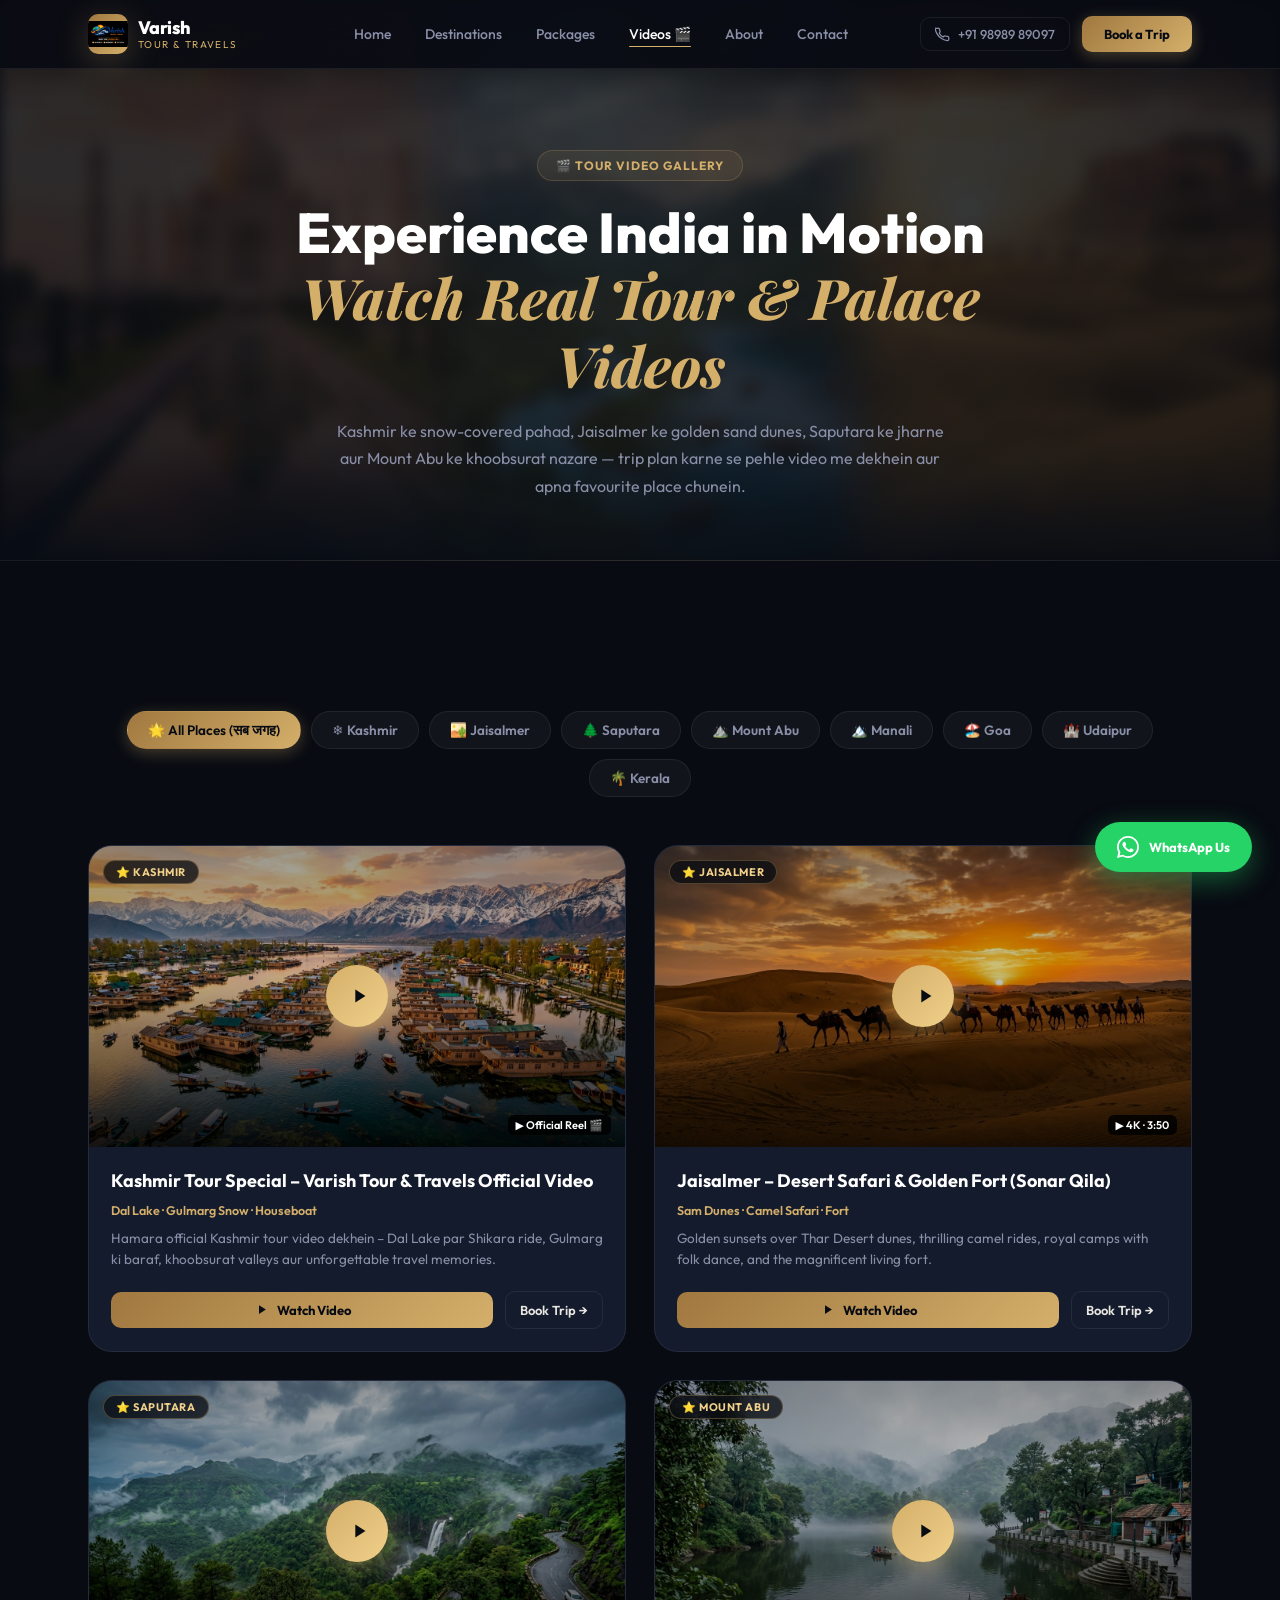
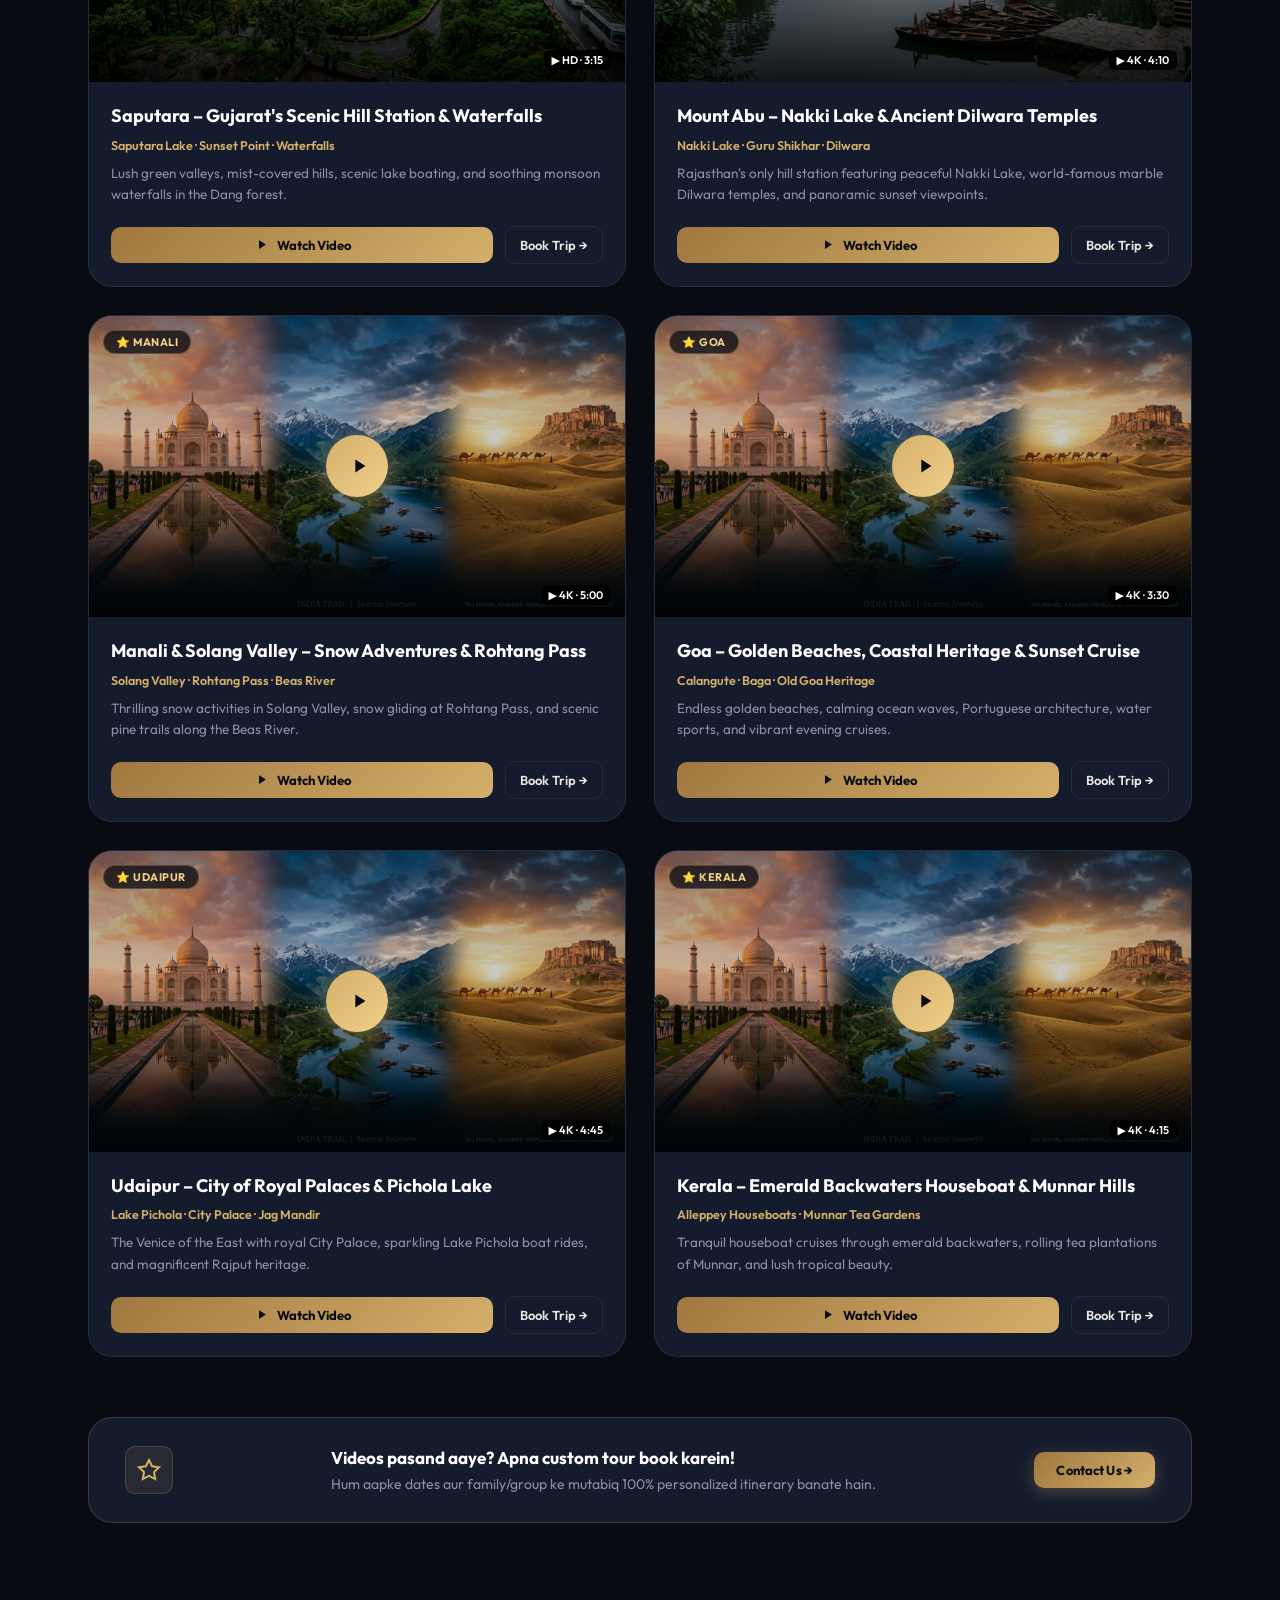
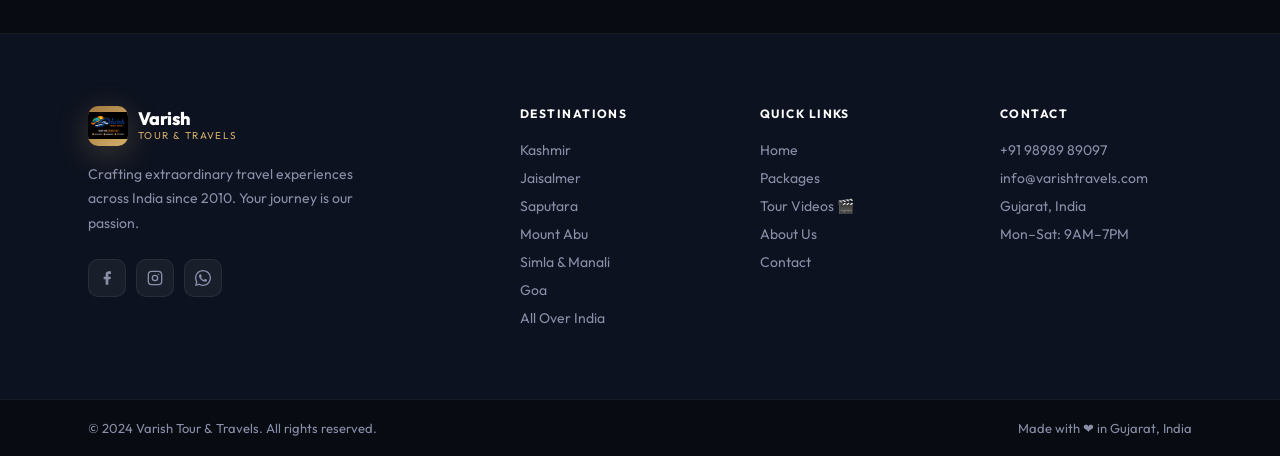
<file: videos.html>
<!DOCTYPE html>
<html lang="en">

<head>
  <meta charset="UTF-8" />
  <meta name="viewport" content="width=device-width, initial-scale=1.0" />
  <title>Tour Videos & Palace Highlights | Varish Tour & Travels</title>
  <meta name="description"
    content="Watch breathtaking travel videos and drone highlights of Kashmir, Jaisalmer, Saputara, Mount Abu, Manali, and top palaces across India with Varish Tour & Travels." />
  <meta name="keywords"
    content="Kashmir travel video, Jaisalmer desert video, Saputara video, Mount Abu drone view, India tour videos" />
  <link rel="preconnect" href="https://fonts.googleapis.com" />
  <link rel="preconnect" href="https://fonts.gstatic.com" crossorigin />
  <link
    href="https://fonts.googleapis.com/css2?family=Outfit:wght@300;400;500;600;700;800;900&family=Playfair+Display:ital,wght@0,400;0,700;1,400;1,700&display=swap"
    rel="stylesheet" />
  <link rel="stylesheet" href="style.css" />
</head>

<body>

  <!-- ── HEADER ── -->
  <header class="header scrolled" id="header">
    <div class="header-container">
      <a href="index.html#home" class="logo" id="logo-link">
        <div class="logo-icon">
          <img src="logo.jpg" alt="Varish Logo"
            style="width: 100%; height: 100%; object-fit: contain; border-radius: 10px;" />
        </div>
        <div class="logo-text">
          <span class="logo-brand">Varish</span>
          <span class="logo-sub">Tour & Travels</span>
        </div>
      </a>

      <nav class="nav" id="mainNav">
        <a href="index.html#home" class="nav-link" id="nl-home">Home</a>
        <a href="index.html#destinations" class="nav-link" id="nl-dest">Destinations</a>
        <a href="index.html#packages" class="nav-link" id="nl-pkg">Packages</a>
        <a href="videos.html" class="nav-link active" id="nl-videos">Videos 🎬</a>
        <a href="index.html#about" class="nav-link" id="nl-about">About</a>
        <a href="index.html#contact" class="nav-link" id="nl-contact">Contact</a>
      </nav>

      <div class="header-right">
        <!-- Language Switcher -->
        <div id="google_translate_element" class="lang-select"></div>

        <a href="tel:+919898989097" class="header-phone" id="header-phone-link">
          <svg width="15" height="15" viewBox="0 0 24 24" fill="none" stroke="currentColor" stroke-width="2">
            <path
              d="M22 16.92v3a2 2 0 01-2.18 2 19.79 19.79 0 01-8.63-3.07A19.5 19.5 0 013.37 11a19.79 19.79 0 01-3.07-8.67A2 2 0 012.28 2h3a2 2 0 012 1.72c.127.96.361 1.903.7 2.81a2 2 0 01-.45 2.11L6.91 9.91a16 16 0 006.18 6.18l1.27-1.27a2 2 0 012.11-.45c.907.339 1.85.573 2.81.7A2 2 0 0122 16.92z" />
          </svg>
          +91 98989 89097
        </a>
        <button class="btn-gold" id="headerBookBtn" onclick="openModal('General Tour Package')">Book a Trip</button>
        <button class="hamburger" id="hamburger" aria-label="Toggle menu">
          <span></span><span></span><span></span>
        </button>
      </div>
    </div>
  </header>

  <!-- ── HERO SECTION ── -->
  <section class="videos-hero">
    <div class="videos-hero-content">
      <div class="videos-badge">
        <span>🎬 Tour Video Gallery</span>
      </div>
      <h1>
        Experience India in Motion<br />
        <em>Watch Real Tour & Palace Videos</em>
      </h1>
      <p>
        Kashmir ke snow-covered pahad, Jaisalmer ke golden sand dunes, Saputara ke jharne aur Mount Abu ke khoobsurat nazare — trip plan karne se pehle video me dekhein aur apna favourite place chunein.
      </p>
    </div>
  </section>

  <!-- ── MAIN VIDEO GALLERY ── -->
  <main class="section">
    <div class="container">

      <!-- Category Filter Pills -->
      <div class="video-filter-bar" id="videoFilterBar">
        <button class="vfilter-btn active" data-filter="all">🌟 All Places (सब जगह)</button>
        <button class="vfilter-btn" data-filter="kashmir">❄️ Kashmir</button>
        <button class="vfilter-btn" data-filter="jaisalmer">🏜️ Jaisalmer</button>
        <button class="vfilter-btn" data-filter="saputara">🌲 Saputara</button>
        <button class="vfilter-btn" data-filter="mountabu">⛰️ Mount Abu</button>
        <button class="vfilter-btn" data-filter="manali">🏔️ Manali</button>
        <button class="vfilter-btn" data-filter="goa">🏖️ Goa</button>
        <button class="vfilter-btn" data-filter="rajasthan">🏰 Udaipur</button>
        <button class="vfilter-btn" data-filter="kerala">🌴 Kerala</button>
      </div>

      <!-- Videos Grid -->
      <div class="videos-grid" id="videosGrid">
        <!-- Rendered dynamically by JavaScript -->
      </div>

      <!-- Custom Plan Banner -->
      <div class="custom-banner" style="margin-top: 40px;">
        <div class="custom-banner-icon">
          <svg width="24" height="24" viewBox="0 0 24 24" fill="none" stroke="currentColor" stroke-width="2">
            <path d="M12 2l3.09 6.26L22 9.27l-5 4.87 1.18 6.88L12 17.77l-6.18 3.25L7 14.14 2 9.27l6.91-1.01L12 2z" />
          </svg>
        </div>
        <div class="custom-banner-text">
          <strong>Videos pasand aaye? Apna custom tour book karein!</strong>
          <span>Hum aapke dates aur family/group ke mutabiq 100% personalized itinerary banate hain.</span>
        </div>
        <a href="index.html#contact" class="btn-gold" style="text-decoration:none; display:inline-flex; align-items:center;">Contact Us →</a>
      </div>

    </div>
  </main>

  <!-- ── VIDEO PLAYER MODAL ── -->
  <div class="video-player-modal" id="videoPlayerModal">
    <div class="video-player-box" id="videoPlayerBox">
      <button class="video-player-close" id="videoPlayerClose" aria-label="Close Video">
        <svg width="18" height="18" viewBox="0 0 24 24" fill="none" stroke="currentColor" stroke-width="2.5">
          <path d="M18 6L6 18M6 6l12 12" />
        </svg>
      </button>
      <div class="video-player-iframe-wrap" id="videoIframeWrap">
        <iframe id="videoIframe" src="" title="Tour Video Player" allow="accelerometer; autoplay; clipboard-write; encrypted-media; gyroscope; picture-in-picture" allowfullscreen></iframe>
      </div>
      <div class="video-player-info">
        <div>
          <div class="video-player-dest" id="modalVideoDest">Kashmir · Dal Lake & Gulmarg</div>
          <h3 class="video-player-title" id="modalVideoTitle">Kashmir Tour Special</h3>
        </div>
        <div style="display:flex; align-items:center; gap:10px; flex-wrap:wrap;">
          <a id="modalExternalLink" href="#" target="_blank" rel="noopener" class="btn-book-tour" style="display:none; text-decoration:none;">
            Watch on Instagram ↗
          </a>
          <button class="btn-gold" id="modalBookNowBtn">Book This Tour ✦</button>
        </div>
      </div>
    </div>
  </div>

  <!-- ── BOOKING MODAL ── -->
  <div class="modal-backdrop" id="modalBackdrop">
    <div class="modal-box" id="modalBox">
      <button class="modal-close" id="modalClose" aria-label="Close">
        <svg width="18" height="18" viewBox="0 0 24 24" fill="none" stroke="currentColor" stroke-width="2.5">
          <path d="M18 6L6 18M6 6l12 12" />
        </svg>
      </button>
      <div class="modal-header">
        <div class="modal-icon-wrap">
          <img src="logo.jpg" alt="Varish Logo"
            style="width: 100%; height: 100%; object-fit: contain; border-radius: 10px;" />
        </div>
        <h3 class="modal-title">Book Your Trip</h3>
        <p class="modal-pkg" id="modalPkgName">Kashmir Tour</p>
      </div>
      <form id="modalForm" novalidate>
        <div class="form-row">
          <div class="form-group">
            <label for="m-name">Full Name *</label>
            <input type="text" id="m-name" placeholder="Your name" required />
          </div>
          <div class="form-group">
            <label for="m-phone">Phone *</label>
            <input type="tel" id="m-phone" placeholder="+91 XXXXX XXXXX" required />
          </div>
        </div>
        <div class="form-group">
          <label for="m-date">Travel Date</label>
          <input type="date" id="m-date" />
        </div>
        <div class="form-group">
          <label for="m-travelers">Travelers</label>
          <select id="m-travelers">
            <option>1 Person</option>
            <option>2 Persons</option>
            <option>3–5 Persons</option>
            <option>6–10 Persons</option>
            <option>Group (10+)</option>
          </select>
        </div>
        <button type="submit" class="btn-gold btn-submit" id="modalSubmitBtn">
          <span id="modalSubmitText">Confirm Booking Request</span>
        </button>
      </form>
    </div>
  </div>

  <!-- ── TOAST ── -->
  <div class="toast" id="toast"></div>

  <!-- ── WHATSAPP FLOAT ── -->
  <a href="https://wa.me/919898989097" class="wa-float" id="waFloat" target="_blank" rel="noopener"
    aria-label="WhatsApp">
    <svg width="22" height="22" viewBox="0 0 24 24" fill="currentColor">
      <path
        d="M17.472 14.382c-.297-.149-1.758-.867-2.03-.967-.273-.099-.471-.148-.67.15-.197.297-.767.966-.94 1.164-.173.199-.347.223-.644.075-.297-.15-1.255-.463-2.39-1.475-.883-.788-1.48-1.761-1.653-2.059-.173-.297-.018-.458.13-.606.134-.133.298-.347.446-.52.149-.174.198-.298.298-.497.099-.198.05-.371-.025-.52-.075-.149-.669-1.612-.916-2.207-.242-.579-.487-.5-.669-.51-.173-.008-.371-.01-.57-.01-.198 0-.52.074-.792.372-.272.297-1.04 1.016-1.04 2.479 0 1.462 1.065 2.875 1.213 3.074.149.198 2.096 3.2 5.077 4.487.709.306 1.262.489 1.694.625.712.227 1.36.195 1.871.118.571-.085 1.758-.719 2.006-1.413.248-.694.248-1.289.173-1.413-.074-.124-.272-.198-.57-.347z" />
      <path
        d="M12 0C5.373 0 0 5.373 0 12c0 2.127.558 4.122 1.533 5.856L0 24l6.335-1.525C8.05 23.447 9.992 24 12 24c6.627 0 12-5.373 12-12S18.627 0 12 0zm0 22c-1.846 0-3.597-.5-5.107-1.373l-.363-.214-3.76.906.946-3.659-.237-.378C2.51 15.666 2 13.9 2 12 2 6.477 6.477 2 12 2s10 4.477 10 10-4.477 10-10 10z" />
    </svg>
    <span class="wa-label">WhatsApp Us</span>
  </a>

  <!-- ── FOOTER ── -->
  <footer class="footer" id="footer">
    <div class="footer-main">
      <div class="container footer-grid">
        <div class="footer-brand">
          <a href="index.html#home" class="logo">
            <div class="logo-icon">
              <img src="logo.jpg" alt="Varish Logo"
                style="width: 100%; height: 100%; object-fit: contain; border-radius: 10px;" />
            </div>
            <div class="logo-text">
              <span class="logo-brand">Varish</span>
              <span class="logo-sub">Tour & Travels</span>
            </div>
          </a>
          <p>Crafting extraordinary travel experiences across India since 2010. Your journey is our passion.</p>
          <div class="social-links">
            <a href="#" class="social-btn" id="sf-fb" aria-label="Facebook">
              <svg width="16" height="16" viewBox="0 0 24 24" fill="currentColor">
                <path d="M18 2h-3a5 5 0 00-5 5v3H7v4h3v8h4v-8h3l1-4h-4V7a1 1 0 011-1h3z" />
              </svg>
            </a>
            <a href="https://www.instagram.com/varish_tour_and_travels" target="_blank" class="social-btn" id="sf-ig" aria-label="Instagram">
              <svg width="16" height="16" viewBox="0 0 24 24" fill="none" stroke="currentColor" stroke-width="2">
                <rect x="2" y="2" width="20" height="20" rx="5" />
                <circle cx="12" cy="12" r="4" />
                <circle cx="17.5" cy="6.5" r="1" fill="currentColor" stroke="none" />
              </svg>
            </a>
            <a href="https://wa.me/919898989097" class="social-btn" id="sf-wa" aria-label="WhatsApp">
              <svg width="16" height="16" viewBox="0 0 24 24" fill="currentColor">
                <path
                  d="M17.472 14.382c-.297-.149-1.758-.867-2.03-.967-.273-.099-.471-.148-.67.15-.197.297-.767.966-.94 1.164-.173.199-.347.223-.644.075-.297-.15-1.255-.463-2.39-1.475-.883-.788-1.48-1.761-1.653-2.059-.173-.297-.018-.458.13-.606.134-.133.298-.347.446-.52.149-.174.198-.298.298-.497.099-.198.05-.371-.025-.52-.075-.149-.669-1.612-.916-2.207-.242-.579-.487-.5-.669-.51-.173-.008-.371-.01-.57-.01-.198 0-.52.074-.792.372-.272.297-1.04 1.016-1.04 2.479 0 1.462 1.065 2.875 1.213 3.074.149.198 2.096 3.2 5.077 4.487.709.306 1.262.489 1.694.625.712.227 1.36.195 1.871.118.571-.085 1.758-.719 2.006-1.413.248-.694.248-1.289.173-1.413-.074-.124-.272-.198-.57-.347z" />
                <path
                  d="M12 0C5.373 0 0 5.373 0 12c0 2.127.558 4.122 1.533 5.856L0 24l6.335-1.525C8.05 23.447 9.992 24 12 24c6.627 0 12-5.373 12-12S18.627 0 12 0zm0 22c-1.846 0-3.597-.5-5.107-1.373l-.363-.214-3.76.906.946-3.659-.237-.378C2.51 15.666 2 13.9 2 12 2 6.477 6.477 2 12 2s10 4.477 10 10-4.477 10-10 10z" />
              </svg>
            </a>
          </div>
        </div>

        <div class="footer-col">
          <h5>Destinations</h5>
          <ul>
            <li><a href="index.html#destinations">Kashmir</a></li>
            <li><a href="index.html#destinations">Jaisalmer</a></li>
            <li><a href="index.html#destinations">Saputara</a></li>
            <li><a href="index.html#destinations">Mount Abu</a></li>
            <li><a href="index.html#destinations">Simla & Manali</a></li>
            <li><a href="index.html#destinations">Goa</a></li>
            <li><a href="index.html#destinations">All Over India</a></li>
          </ul>
        </div>

        <div class="footer-col">
          <h5>Quick Links</h5>
          <ul>
            <li><a href="index.html#home">Home</a></li>
            <li><a href="index.html#packages">Packages</a></li>
            <li><a href="videos.html">Tour Videos 🎬</a></li>
            <li><a href="index.html#about">About Us</a></li>
            <li><a href="index.html#contact">Contact</a></li>
          </ul>
        </div>

        <div class="footer-col">
          <h5>Contact</h5>
          <ul>
            <li>+91 98989 89097</li>
            <li>info@varishtravels.com</li>
            <li>Gujarat, India</li>
            <li>Mon–Sat: 9AM–7PM</li>
          </ul>
        </div>
      </div>
    </div>
    <div class="footer-bottom">
      <div class="container footer-bottom-inner">
        <span>© 2024 Varish Tour & Travels. All rights reserved.</span>
        <span>Made with ❤️ in Gujarat, India</span>
      </div>
    </div>
  </footer>

  <!-- ── GOOGLE TRANSLATE SCRIPT ── -->
  <script type="text/javascript">
    function googleTranslateElementInit() {
      new google.translate.TranslateElement({
        pageLanguage: 'en',
        includedLanguages: 'en,hi,gu',
        layout: google.translate.TranslateElement.InlineLayout.SIMPLE
      }, 'google_translate_element');
    }
  </script>
  <script type="text/javascript"
    src="https://translate.google.com/translate_a/element.js?cb=googleTranslateElementInit"></script>

  <!-- ── VIDEO GALLERY JAVASCRIPT ── -->
  <script>
    'use strict';

    // Default Tour Videos
    const DEFAULT_VIDEOS = [
      {
        id: 'v1',
        title: 'Kashmir Tour Special – Varish Tour & Travels Official Video',
        dest: 'kashmir',
        destName: 'Kashmir',
        tag: 'Dal Lake · Gulmarg Snow · Houseboat',
        duration: 'Official Reel 🎬',
        thumbnail: 'kashmir.jpg',
        videoUrl: 'https://www.instagram.com/varish_tours_and_travels/reel/DeoaH3LS5Ab/',
        desc: 'Hamara official Kashmir tour video dekhein – Dal Lake par Shikara ride, Gulmarg ki baraf, khoobsurat valleys aur unforgettable travel memories.'
      },
      {
        id: 'v2',
        title: 'Jaisalmer – Desert Safari & Golden Fort (Sonar Qila)',
        dest: 'jaisalmer',
        destName: 'Jaisalmer',
        tag: 'Sam Dunes · Camel Safari · Fort',
        duration: '4K · 3:50',
        thumbnail: 'jaisalmer.jpg',
        videoUrl: 'https://www.youtube.com/embed/_IcyjkS8e3Q',
        desc: 'Golden sunsets over Thar Desert dunes, thrilling camel rides, royal camps with folk dance, and the magnificent living fort.'
      },
      {
        id: 'v3',
        title: 'Saputara – Gujarat\'s Scenic Hill Station & Waterfalls',
        dest: 'saputara',
        destName: 'Saputara',
        tag: 'Saputara Lake · Sunset Point · Waterfalls',
        duration: 'HD · 3:15',
        thumbnail: 'saputara.jpg',
        videoUrl: 'https://www.youtube.com/embed/3PLD1t8hRPA',
        desc: 'Lush green valleys, mist-covered hills, scenic lake boating, and soothing monsoon waterfalls in the Dang forest.'
      },
      {
        id: 'v4',
        title: 'Mount Abu – Nakki Lake & Ancient Dilwara Temples',
        dest: 'mountabu',
        destName: 'Mount Abu',
        tag: 'Nakki Lake · Guru Shikhar · Dilwara',
        duration: '4K · 4:10',
        thumbnail: 'mountabu.jpg',
        videoUrl: 'https://www.youtube.com/embed/_IcyjkS8e3Q',
        desc: 'Rajasthan\'s only hill station featuring peaceful Nakki Lake, world-famous marble Dilwara temples, and panoramic sunset viewpoints.'
      },
      {
        id: 'v5',
        title: 'Manali & Solang Valley – Snow Adventures & Rohtang Pass',
        dest: 'manali',
        destName: 'Manali',
        tag: 'Solang Valley · Rohtang Pass · Beas River',
        duration: '4K · 5:00',
        thumbnail: 'https://images.unsplash.com/photo-1626621341517-bbf3d9990a23?auto=format&fit=crop&w=800&q=80',
        videoUrl: 'https://www.youtube.com/embed/3PLD1t8hRPA',
        desc: 'Thrilling snow activities in Solang Valley, snow gliding at Rohtang Pass, and scenic pine trails along the Beas River.'
      },
      {
        id: 'v6',
        title: 'Goa – Golden Beaches, Coastal Heritage & Sunset Cruise',
        dest: 'goa',
        destName: 'Goa',
        tag: 'Calangute · Baga · Old Goa Heritage',
        duration: '4K · 3:30',
        thumbnail: 'https://images.unsplash.com/photo-1512343879784-a960bf40e7f2?auto=format&fit=crop&w=800&q=80',
        videoUrl: 'https://www.youtube.com/embed/_IcyjkS8e3Q',
        desc: 'Endless golden beaches, calming ocean waves, Portuguese architecture, water sports, and vibrant evening cruises.'
      },
      {
        id: 'v7',
        title: 'Udaipur – City of Royal Palaces & Pichola Lake',
        dest: 'rajasthan',
        destName: 'Udaipur',
        tag: 'Lake Pichola · City Palace · Jag Mandir',
        duration: '4K · 4:45',
        thumbnail: 'https://images.unsplash.com/photo-1599661046289-e31897846e41?auto=format&fit=crop&w=800&q=80',
        videoUrl: 'https://www.youtube.com/embed/3PLD1t8hRPA',
        desc: 'The Venice of the East with royal City Palace, sparkling Lake Pichola boat rides, and magnificent Rajput heritage.'
      },
      {
        id: 'v8',
        title: 'Kerala – Emerald Backwaters Houseboat & Munnar Hills',
        dest: 'kerala',
        destName: 'Kerala',
        tag: 'Alleppey Houseboats · Munnar Tea Gardens',
        duration: '4K · 4:15',
        thumbnail: 'https://images.unsplash.com/photo-1602216056096-3b40cc0c9944?auto=format&fit=crop&w=800&q=80',
        videoUrl: 'https://www.youtube.com/embed/_IcyjkS8e3Q',
        desc: 'Tranquil houseboat cruises through emerald backwaters, rolling tea plantations of Munnar, and lush tropical beauty.'
      }
    ];

    function getVideos() {
      const stored = localStorage.getItem('varish_admin_data');
      if (stored) {
        try {
          const parsed = JSON.parse(stored);
          if (Array.isArray(parsed.videos) && parsed.videos.length > 0) {
            // Ensure first video is the requested Kashmir reel
            const hasKashmirReel = parsed.videos.some(v => v.videoUrl && v.videoUrl.includes('DeoaH3LS5Ab'));
            if (!hasKashmirReel) {
              return DEFAULT_VIDEOS;
            }
            return parsed.videos;
          }
        } catch (e) {}
      }
      return DEFAULT_VIDEOS;
    }

    let currentFilter = 'all';
    let currentActiveVideo = null;

    function renderVideos() {
      const grid = document.getElementById('videosGrid');
      const allVideos = getVideos();
      const filtered = currentFilter === 'all'
        ? allVideos
        : allVideos.filter(v => v.dest === currentFilter);

      if (filtered.length === 0) {
        grid.innerHTML = `
          <div style="grid-column: 1 / -1; text-align: center; padding: 60px 20px; color: var(--text-muted);">
            <p style="font-size: 18px; margin-bottom: 8px;">Is category me abhi koi video nahi hai.</p>
            <button class="btn-gold" onclick="setFilter('all')">Sabhi Videos Dekhein</button>
          </div>
        `;
        return;
      }

      grid.innerHTML = filtered.map(v => `
        <div class="video-card">
          <div class="video-thumb-wrap" onclick="playVideo('${v.id}')">
            <img src="${v.thumbnail}" alt="${v.title}" class="video-thumb" onerror="this.src='hero-bg.jpg'" />
            <div class="video-thumb-overlay">
              <div class="video-play-btn" title="Play Video">
                <svg viewBox="0 0 24 24"><path d="M8 5v14l11-7z"/></svg>
              </div>
            </div>
            <span class="video-badge">⭐ ${v.destName}</span>
            <span class="video-duration">▶ ${v.duration}</span>
          </div>
          <div class="video-info">
            <h3 class="video-title" onclick="playVideo('${v.id}')">${v.title}</h3>
            <div class="video-highlights">${v.tag}</div>
            <p class="video-desc">${v.desc}</p>
            <div class="video-actions">
              <button class="btn-watch" onclick="playVideo('${v.id}')">
                <svg width="15" height="15" viewBox="0 0 24 24" fill="currentColor"><path d="M8 5v14l11-7z"/></svg>
                Watch Video
              </button>
              <button class="btn-book-tour" onclick="openModal('${v.destName} Tour')">
                Book Trip →
              </button>
            </div>
          </div>
        </div>
      `).join('');
    }

    function setFilter(filter) {
      currentFilter = filter;
      document.querySelectorAll('.vfilter-btn').forEach(btn => {
        if (btn.getAttribute('data-filter') === filter) {
          btn.classList.add('active');
        } else {
          btn.classList.remove('active');
        }
      });
      renderVideos();
    }

    // Filter clicks
    document.querySelectorAll('.vfilter-btn').forEach(btn => {
      btn.addEventListener('click', () => {
        setFilter(btn.getAttribute('data-filter'));
      });
    });

    // Helper to format YouTube & Instagram embed URLs
    function formatEmbedUrl(url) {
      if (!url) return '';
      // Instagram Reel or Post
      const igMatch = url.match(/instagram\.com\/(?:[^\/]+\/)?(?:reel|p)\/([a-zA-Z0-9_-]+)/);
      if (igMatch && igMatch[1]) {
        return `https://www.instagram.com/reel/${igMatch[1]}/embed/`;
      }
      // YouTube
      if (url.includes('embed/')) {
        return url.includes('autoplay') ? url : (url.includes('?') ? url + '&autoplay=1' : url + '?autoplay=1');
      }
      const match = url.match(/(?:youtu\.be\/|youtube\.com\/(?:embed\/|v\/|watch\?v=|watch\?.+&v=))([\w-]{11})/);
      if (match && match[1]) {
        return `https://www.youtube-nocookie.com/embed/${match[1]}?autoplay=1&rel=0`;
      }
      return url;
    }

    // Play video in modal
    function playVideo(id) {
      const allVideos = getVideos();
      const video = allVideos.find(v => v.id === id);
      if (!video) return;

      currentActiveVideo = video;
      const modal = document.getElementById('videoPlayerModal');
      const box = document.getElementById('videoPlayerBox');
      const iframe = document.getElementById('videoIframe');
      const title = document.getElementById('modalVideoTitle');
      const dest = document.getElementById('modalVideoDest');
      const extLink = document.getElementById('modalExternalLink');

      const isInstagram = video.videoUrl && video.videoUrl.includes('instagram.com');
      if (box) {
        if (isInstagram) box.classList.add('is-reel');
        else box.classList.remove('is-reel');
      }

      if (extLink) {
        if (isInstagram) {
          extLink.href = video.videoUrl;
          extLink.style.display = 'inline-flex';
        } else {
          extLink.style.display = 'none';
        }
      }

      if (title) title.textContent = video.title;
      if (dest) dest.textContent = `${video.destName} · ${video.tag}`;
      if (iframe) iframe.src = formatEmbedUrl(video.videoUrl);

      modal.classList.add('open');
      document.body.style.overflow = 'hidden';
    }

    function closeVideoPlayer() {
      const modal = document.getElementById('videoPlayerModal');
      const iframe = document.getElementById('videoIframe');
      if (iframe) iframe.src = '';
      modal.classList.remove('open');
      document.body.style.overflow = '';
      currentActiveVideo = null;
    }

    document.getElementById('videoPlayerClose').addEventListener('click', closeVideoPlayer);
    document.getElementById('videoPlayerModal').addEventListener('click', e => {
      if (e.target === document.getElementById('videoPlayerModal')) {
        closeVideoPlayer();
      }
    });

    document.getElementById('modalBookNowBtn').addEventListener('click', () => {
      const destName = currentActiveVideo ? currentActiveVideo.destName : 'Tour';
      closeVideoPlayer();
      openModal(destName + ' Tour');
    });

    document.addEventListener('keydown', e => {
      if (e.key === 'Escape') {
        closeVideoPlayer();
        closeModal();
      }
    });

    /* ── BOOKING MODAL LOGIC ── */
    const modalBackdrop = document.getElementById('modalBackdrop');
    const modalClose    = document.getElementById('modalClose');
    const modalPkgName  = document.getElementById('modalPkgName');

    function openModal(packageName) {
      if (modalPkgName) modalPkgName.textContent = packageName || 'Tour Package';
      const mName = document.getElementById('m-name');
      const mPhone = document.getElementById('m-phone');
      const mDate = document.getElementById('m-date');
      const mTravelers = document.getElementById('m-travelers');

      if (mName) mName.value = '';
      if (mPhone) mPhone.value = '';
      if (mDate) mDate.value = '';
      if (mTravelers) mTravelers.selectedIndex = 0;

      modalBackdrop.classList.add('open');
      document.body.style.overflow = 'hidden';
    }

    function closeModal() {
      modalBackdrop.classList.remove('open');
      document.body.style.overflow = '';
    }

    if (modalClose) modalClose.addEventListener('click', closeModal);
    if (modalBackdrop) modalBackdrop.addEventListener('click', e => {
      if (e.target === modalBackdrop) closeModal();
    });

    const modalForm = document.getElementById('modalForm');
    if (modalForm) {
      modalForm.addEventListener('submit', function (e) {
        e.preventDefault();
        const name = document.getElementById('m-name')?.value.trim();
        const phone = document.getElementById('m-phone')?.value.trim();
        if (!name || !phone) {
          showToast('⚠️ Please fill in your name and phone number.');
          return;
        }
        const btn = document.getElementById('modalSubmitBtn');
        const txt = document.getElementById('modalSubmitText');
        btn.disabled = true;
        txt.textContent = 'Processing...';
        setTimeout(() => {
          closeModal();
          showToast('✅ Booking request sent! We\'ll call you within 2 hours.');
          modalForm.reset();
          btn.disabled = false;
          txt.textContent = 'Confirm Booking Request';
        }, 1500);
      });
    }

    /* ── HAMBURGER ── */
    const hamburger = document.getElementById('hamburger');
    const mainNav   = document.getElementById('mainNav');
    if (hamburger && mainNav) {
      hamburger.addEventListener('click', () => {
        hamburger.classList.toggle('open');
        mainNav.classList.toggle('open');
        document.body.style.overflow = mainNav.classList.contains('open') ? 'hidden' : '';
      });
    }

    /* ── TOAST ── */
    let toastTimer;
    function showToast(msg) {
      const t = document.getElementById('toast');
      if (!t) return;
      clearTimeout(toastTimer);
      t.textContent = msg;
      t.classList.add('show');
      toastTimer = setTimeout(() => t.classList.remove('show'), 3500);
    }

    // Initialize Video Gallery on Page Load
    document.addEventListener('DOMContentLoaded', () => {
      renderVideos();
    });
  </script>
</body>

</html>
</file>
<file: style.css>
/* ============================================================
   VARISH TOUR & TRAVELS — Premium Professional CSS
   Design: Dark luxury with gold accents, cinematic feel
   ============================================================ */

/* ── DESIGN TOKENS ── */
:root {
  --gold:         #D4AF6A;
  --gold-light:   #F0D08A;
  --gold-dark:    #A07840;
  --gold-glow:    rgba(212,175,106,0.3);

  --bg:           #080B12;
  --bg-2:         #0D1220;
  --bg-3:         #111827;
  --bg-card:      #141B2D;
  --bg-card-2:    #1A2235;

  --border:       rgba(255,255,255,0.07);
  --border-gold:  rgba(212,175,106,0.2);

  --text:         #E8E6E0;
  --text-muted:   #8A8FA8;
  --white:        #FFFFFF;

  --radius-sm:    10px;
  --radius-md:    16px;
  --radius-lg:    24px;
  --radius-xl:    32px;
  --radius-pill:  100px;

  --ease:         cubic-bezier(0.4, 0, 0.2, 1);
  --ease-spring:  cubic-bezier(0.34, 1.56, 0.64, 1);
  --t:            0.3s var(--ease);
  --t-med:        0.5s var(--ease);

  --shadow-sm:    0 2px 12px rgba(0,0,0,0.3);
  --shadow-md:    0 8px 32px rgba(0,0,0,0.4);
  --shadow-lg:    0 20px 60px rgba(0,0,0,0.5);
  --shadow-gold:  0 8px 32px rgba(212,175,106,0.25);
}

/* ── RESET ── */
*, *::before, *::after { box-sizing: border-box; margin: 0; padding: 0; }
html { scroll-behavior: smooth; font-size: 16px; }
body {
  font-family: 'Outfit', system-ui, sans-serif;
  background: var(--bg);
  color: var(--text);
  overflow-x: hidden;
  -webkit-font-smoothing: antialiased;
}
img { display: block; width: 100%; height: 100%; object-fit: cover; }
svg { display: block; flex-shrink: 0; }
a { text-decoration: none; color: inherit; }
button { font-family: inherit; cursor: pointer; border: none; background: none; }
ul { list-style: none; }
input, select, textarea { font-family: inherit; }

/* ── SCROLLBAR ── */
::-webkit-scrollbar { width: 4px; }
::-webkit-scrollbar-track { background: var(--bg-2); }
::-webkit-scrollbar-thumb { background: var(--gold-dark); border-radius: 4px; }

/* ── CONTAINER ── */
.container { max-width: 1200px; margin: 0 auto; padding: 0 48px; }


/* ══════════════════════════════════════════
   WELCOME SCREEN
══════════════════════════════════════════ */
.welcome-screen {
  position: fixed; inset: 0; z-index: 99999;
  background: var(--bg);
  display: flex; align-items: center; justify-content: center;
  overflow: hidden;
  transition: opacity 0.8s cubic-bezier(0.4,0,0.2,1), visibility 0.8s cubic-bezier(0.4,0,0.2,1);
}
.welcome-screen.hidden {
  opacity: 0; visibility: hidden; pointer-events: none;
}

/* Particle canvas */
.welcome-particles {
  position: absolute; inset: 0;
  width: 100%; height: 100%;
  pointer-events: none; opacity: 0.6;
}

/* Ambient glow orbs */
.welcome-orb {
  position: absolute; border-radius: 50%;
  filter: blur(100px); opacity: 0; pointer-events: none;
  animation: welcomeOrbIn 1.5s ease 0.2s forwards;
}
.welcome-orb-1 {
  width: 400px; height: 400px; top: -100px; left: -100px;
  background: radial-gradient(circle, rgba(212,175,106,0.15), transparent 70%);
}
.welcome-orb-2 {
  width: 300px; height: 300px; bottom: -80px; right: -60px;
  background: radial-gradient(circle, rgba(160,120,64,0.12), transparent 70%);
  animation-delay: 0.5s;
}
.welcome-orb-3 {
  width: 200px; height: 200px; top: 40%; right: 20%;
  background: radial-gradient(circle, rgba(240,208,138,0.08), transparent 70%);
  animation-delay: 0.8s;
}
@keyframes welcomeOrbIn {
  0%   { opacity: 0; transform: scale(0.6); }
  100% { opacity: 1; transform: scale(1); }
}

/* Content container */
.welcome-content {
  position: relative; z-index: 2;
  display: flex; flex-direction: column;
  align-items: center; text-align: center;
  padding: 0 24px;
}

/* Decorative lines */
.welcome-line {
  width: 0; height: 1px;
  background: linear-gradient(90deg, transparent, var(--gold), transparent);
  transition: none;
}
.welcome-line-top {
  margin-bottom: 32px;
  animation: welcomeLineExpand 1s ease 0.3s forwards;
}
.welcome-line-bottom {
  margin-top: 28px;
  animation: welcomeLineExpand 1s ease 1.8s forwards;
}
@keyframes welcomeLineExpand {
  0%   { width: 0; opacity: 0; }
  100% { width: 120px; opacity: 0.6; }
}

/* Logo */
.welcome-logo {
  opacity: 0;
  transform: scale(0.85);
  animation: welcomeLogoIn 0.8s cubic-bezier(0.34, 1.56, 0.64, 1) 0.4s forwards;
  margin-bottom: 24px;
  position: relative;
  width: min(92vw, 440px);
  max-width: 440px;
}
.welcome-logo-img {
  width: 100%;
  height: auto;
  display: block;
  border-radius: 16px;
  object-fit: contain;
  box-shadow: 0 16px 45px rgba(0, 0, 0, 0.85), 0 0 35px rgba(212, 175, 106, 0.25);
  border: 1.5px solid rgba(212, 175, 106, 0.4);
  background: #000;
}
.welcome-logo::after {
  content: '';
  position: absolute;
  inset: -8px;
  border-radius: 22px;
  border: 1px solid rgba(212, 175, 106, 0.25);
  animation: welcomeLogoPulse 2.5s ease-in-out infinite 1.2s;
  pointer-events: none;
}
@keyframes welcomeLogoIn {
  0%   { opacity: 0; transform: scale(0.85) translateY(15px); }
  100% { opacity: 1; transform: scale(1) translateY(0); }
}
@keyframes welcomeLogoPulse {
  0%, 100% { transform: scale(1); opacity: 0.4; }
  50%      { transform: scale(1.03); opacity: 0; }
}

/* "Welcome To" pre-text */
.welcome-pre {
  font-family: 'Outfit', sans-serif;
  font-size: 13px; font-weight: 600;
  letter-spacing: 0.3em; text-transform: uppercase;
  color: var(--gold); margin-bottom: 12px;
  opacity: 0; transform: translateY(15px);
  animation: welcomeFadeUp 0.7s ease 0.8s forwards;
}

/* Brand name — letter by letter */
.welcome-brand {
  font-family: 'Playfair Display', serif;
  font-size: clamp(56px, 12vw, 110px);
  font-weight: 700; font-style: italic;
  color: var(--white);
  letter-spacing: -0.02em;
  line-height: 1;
  margin-bottom: 8px;
  overflow: visible;
}
.wb-letter {
  display: inline-block;
  opacity: 0; transform: translateY(60px) rotateX(40deg) scale(0.7);
  animation: welcomeLetterIn 0.6s cubic-bezier(0.34,1.56,0.64,1) forwards;
  animation-delay: calc(0.9s + var(--i) * 0.08s);
  background: linear-gradient(180deg, var(--white) 40%, var(--gold-light) 100%);
  -webkit-background-clip: text;
  -webkit-text-fill-color: transparent;
  background-clip: text;
  filter: drop-shadow(0 4px 24px rgba(212,175,106,0.2));
}
@keyframes welcomeLetterIn {
  0%   { opacity: 0; transform: translateY(60px) rotateX(40deg) scale(0.7); }
  60%  { opacity: 1; transform: translateY(-4px) rotateX(0deg) scale(1.04); }
  100% { opacity: 1; transform: translateY(0) rotateX(0deg) scale(1); }
}

/* "Tour & Travels" subtitle with lines */
.welcome-subtitle {
  display: flex; align-items: center; gap: 16px;
  opacity: 0; transform: translateY(15px);
  animation: welcomeFadeUp 0.7s ease 1.4s forwards;
  margin-bottom: 20px;
}
.welcome-subtitle span {
  font-family: 'Outfit', sans-serif;
  font-size: 16px; font-weight: 700;
  letter-spacing: 0.22em; text-transform: uppercase;
  color: var(--gold);
  white-space: nowrap;
}
.welcome-sub-line {
  width: 40px; height: 1px;
  background: var(--gold); opacity: 0.5;
}

/* Tagline */
.welcome-tagline {
  font-family: 'Outfit', sans-serif;
  font-size: 14px; font-weight: 400;
  color: var(--text-muted);
  letter-spacing: 0.06em;
  max-width: 440px;
  line-height: 1.7;
  opacity: 0; transform: translateY(15px);
  animation: welcomeFadeUp 0.7s ease 1.6s forwards;
}

/* Shared fade-up */
@keyframes welcomeFadeUp {
  0%   { opacity: 0; transform: translateY(15px); }
  100% { opacity: 1; transform: translateY(0); }
}

/* Loading bar */
.welcome-loader {
  margin-top: 28px; width: 220px; height: 3px;
  background: rgba(255,255,255,0.08);
  border-radius: 4px; overflow: hidden;
  opacity: 0;
  animation: welcomeFadeUp 0.5s ease 0.6s forwards;
}
.welcome-loader-bar {
  height: 100%; width: 0;
  background: linear-gradient(90deg, var(--gold-dark), var(--gold), var(--gold-light));
  border-radius: 4px;
  animation: welcomeLoadBar 1.8s ease 0.8s forwards;
}
@keyframes welcomeLoadBar {
  0%   { width: 0; }
  100% { width: 100%; }
}



/* ══════════════════════════════════════════
   HEADER
══════════════════════════════════════════ */
.header {
  position: fixed; top: 0; left: 0; right: 0; z-index: 1000;
  padding: 22px 0;
  transition: all var(--t);
}
.header.scrolled {
  background: rgba(8,11,18,0.90);
  backdrop-filter: blur(24px) saturate(1.5);
  -webkit-backdrop-filter: blur(24px);
  border-bottom: 1px solid var(--border);
  padding: 14px 0;
  box-shadow: 0 4px 32px rgba(0,0,0,0.4);
}
.header-container {
  max-width: 1200px; margin: 0 auto; padding: 0 48px;
  display: flex; align-items: center; gap: 40px;
}

/* Logo */
.logo {
  display: flex; align-items: center; gap: 10px;
  flex-shrink: 0; color: var(--white);
  transition: opacity var(--t);
}
.logo:hover { opacity: 0.85; }
.logo-icon {
  width: 40px; height: 40px; border-radius: 10px;
  background: linear-gradient(135deg, var(--gold-dark), var(--gold));
  display: flex; align-items: center; justify-content: center;
  color: var(--bg);
  box-shadow: var(--shadow-gold);
}
.logo-text { display: flex; flex-direction: column; line-height: 1; }
.logo-brand { font-size: 18px; font-weight: 800; letter-spacing: -0.01em; }
.logo-sub { font-size: 10px; color: var(--gold); letter-spacing: 0.14em; text-transform: uppercase; margin-top: 3px; }

/* Nav */
.nav { display: flex; align-items: center; gap: 2px; margin-left: auto; }
.nav-link {
  padding: 8px 16px; border-radius: var(--radius-sm);
  font-size: 14px; font-weight: 500; color: var(--text-muted);
  transition: all var(--t); position: relative;
}
.nav-link::after {
  content: ''; position: absolute; bottom: 4px; left: 50%; right: 50%;
  height: 1.5px; background: var(--gold); border-radius: 2px;
  transition: all var(--t);
}
.nav-link:hover { color: var(--white); }
.nav-link.active { color: var(--white); }
.nav-link.active::after,
.nav-link:hover::after { left: 16px; right: 16px; }

/* Header right */
.header-right { display: flex; align-items: center; gap: 12px; flex-shrink: 0; }

/* Language Switcher Styling */
.lang-select { margin-right: 4px; }
.goog-te-gadget { font-family: 'Outfit', sans-serif !important; color: transparent !important; }
.goog-te-gadget .goog-te-combo {
  background: rgba(255,255,255,0.08);
  border: 1px solid var(--border-gold);
  color: var(--white);
  padding: 6px 12px;
  border-radius: var(--radius-sm);
  font-family: 'Outfit', sans-serif;
  font-size: 13px; font-weight: 500;
  outline: none; cursor: pointer;
  transition: all var(--t);
}
.goog-te-gadget .goog-te-combo option {
  background: var(--bg);
  color: var(--white);
}
.goog-te-gadget .goog-te-combo:hover { border-color: var(--gold); }
.goog-logo-link, .goog-te-gadget span { display: none !important; }
.goog-te-banner-frame { display: none !important; }
body { top: 0 !important; } /* Prevents page shifting */

.header-phone {
  display: flex; align-items: center; gap: 8px;
  font-size: 13px; font-weight: 500; color: var(--text-muted);
  padding: 8px 14px; border-radius: var(--radius-sm);
  border: 1px solid var(--border); transition: all var(--t);
}
.header-phone:hover { color: var(--gold); border-color: var(--border-gold); }

/* Buttons */
.btn-gold {
  background: linear-gradient(135deg, var(--gold-dark), var(--gold));
  color: var(--bg); padding: 10px 22px;
  border-radius: var(--radius-sm);
  font-size: 13px; font-weight: 700; letter-spacing: 0.01em;
  transition: all var(--t);
  box-shadow: 0 4px 16px rgba(212,175,106,0.3);
}
.btn-gold:hover {
  background: linear-gradient(135deg, var(--gold), var(--gold-light));
  transform: translateY(-2px);
  box-shadow: 0 8px 28px rgba(212,175,106,0.45);
}
.btn-gold.btn-lg { padding: 14px 30px; font-size: 15px; border-radius: var(--radius-md); display: inline-flex; align-items: center; gap: 10px; }
.btn-outline-white {
  background: transparent; color: var(--white);
  padding: 14px 30px; border-radius: var(--radius-md);
  border: 1.5px solid rgba(255,255,255,0.25);
  font-size: 15px; font-weight: 600;
  transition: all var(--t);
}
.btn-outline-white:hover { border-color: var(--gold); color: var(--gold); }
.btn-submit {
  width: 100%; justify-content: center; padding: 16px;
  font-size: 15px; border-radius: var(--radius-md);
}

/* Hamburger */
.hamburger {
  display: none; flex-direction: column; gap: 5px; padding: 8px;
  border-radius: var(--radius-sm);
}
.hamburger span { display: block; width: 22px; height: 2px; background: var(--text); border-radius: 2px; transition: all var(--t); }
.hamburger.open span:nth-child(1) { transform: translateY(7px) rotate(45deg); }
.hamburger.open span:nth-child(2) { opacity: 0; }
.hamburger.open span:nth-child(3) { transform: translateY(-7px) rotate(-45deg); }


/* ══════════════════════════════════════════
   HERO
══════════════════════════════════════════ */
.hero {
  position: relative; min-height: 100vh;
  display: flex; align-items: center;
  overflow: hidden; padding: 120px 0 80px;
}
.hero-bg {
  position: absolute; inset: 0;
}
.hero-bg-img,
.hero-bg-video {
  width: 100%; height: 100%;
  object-fit: cover;
  transform: scale(1.05);
  animation: heroZoom 20s ease-in-out infinite alternate;
}
@keyframes heroZoom { from { transform: scale(1.05); } to { transform: scale(1.12); } }
.hero-overlay {
  position: absolute; inset: 0;
  background: linear-gradient(135deg, rgba(8,11,18,0.88) 0%, rgba(8,11,18,0.5) 50%, rgba(8,11,18,0.3) 100%);
}
.hero-gradient {
  position: absolute; bottom: 0; left: 0; right: 0; height: 300px;
  background: linear-gradient(to top, var(--bg), transparent);
}

/* Hero content */
.hero-content {
  position: relative; z-index: 2;
  max-width: 640px;
  padding: 0 48px;
  margin-left: calc(max(0px,(100vw - 1200px) / 2));
  animation: fadeSlideUp 1s ease 0.4s both;
}
@keyframes fadeSlideUp { from { opacity:0; transform:translateY(30px); } to { opacity:1; transform:translateY(0); } }

.hero-badge {
  display: inline-flex; align-items: center; gap: 10px;
  padding: 8px 20px; border-radius: var(--radius-pill);
  border: 1px solid var(--border-gold);
  background: rgba(212,175,106,0.08);
  font-size: 12px; font-weight: 600; letter-spacing: 0.1em;
  text-transform: uppercase; color: var(--gold);
  margin-bottom: 28px;
}
.badge-dot {
  width: 7px; height: 7px; border-radius: 50%;
  background: var(--gold);
  box-shadow: 0 0 0 3px rgba(212,175,106,0.25);
  animation: badgePulse 2s ease infinite;
}
@keyframes badgePulse { 0%,100%{box-shadow:0 0 0 3px rgba(212,175,106,0.25)} 50%{box-shadow:0 0 0 7px rgba(212,175,106,0.07)} }

.hero-welcome-text {
  font-family: 'Outfit', sans-serif;
  font-size: 16px; font-weight: 600;
  letter-spacing: 0.15em; text-transform: uppercase;
  color: var(--white); margin-bottom: 16px;
  text-shadow: 0 2px 12px rgba(0,0,0,0.4);
}

.hero-title {
  display: flex; flex-direction: column; gap: 4px;
  font-size: clamp(42px, 5.5vw, 72px);
  line-height: 1.05; letter-spacing: -0.03em;
  margin-bottom: 22px;
}
.hero-title em {
  font-family: 'Playfair Display', serif;
  font-style: italic; color: var(--gold);
  font-size: 1.08em; font-weight: 700;
}
.hero-title span { color: rgba(255,255,255,0.65); font-weight: 300; }
.hero-title strong { color: var(--white); font-weight: 800; }

.hero-desc {
  font-size: 17px; line-height: 1.75;
  color: var(--text-muted); margin-bottom: 36px; max-width: 500px;
}

.hero-actions { display: flex; gap: 14px; margin-bottom: 52px; flex-wrap: wrap; }

.hero-stats {
  display: flex; align-items: center; gap: 32px;
  padding: 20px 24px; border-radius: var(--radius-md);
  background: rgba(255,255,255,0.04);
  border: 1px solid var(--border);
  backdrop-filter: blur(8px);
  width: fit-content;
}
.stat-item { display: flex; flex-direction: column; gap: 3px; }
.stat-item strong { font-size: 26px; font-weight: 800; color: var(--white); letter-spacing: -0.02em; }
.stat-item span { font-size: 12px; color: var(--text-muted); font-weight: 500; }
.stat-divider { width: 1px; height: 40px; background: var(--border); }

/* Floating destination cards */
.hero-destinations {
  position: absolute; right: calc(max(48px,(100vw - 1200px) / 2));
  top: 50%; transform: translateY(-50%);
  display: flex; flex-direction: column; gap: 12px; z-index: 2;
  animation: fadeSlideLeft 1s ease 0.8s both;
}
@keyframes fadeSlideLeft { from { opacity:0; transform:translateY(-40%) translateX(30px); } to { opacity:1; transform:translateY(-50%); } }
.hdest-card {
  width: 200px; border-radius: var(--radius-md); overflow: hidden;
  border: 1px solid rgba(255,255,255,0.12);
  cursor: pointer; transition: all var(--t);
  background: var(--bg-card);
  box-shadow: var(--shadow-md);
}
.hdest-card:hover { transform: translateX(-6px) scale(1.02); border-color: var(--border-gold); box-shadow: var(--shadow-gold); }
.hdest-card img { height: 90px; }
.hdest-info { padding: 10px 14px; }
.hdest-info strong { display: block; font-size: 13px; font-weight: 700; color: var(--white); margin-bottom: 2px; }
.hdest-info span { font-size: 11px; color: var(--text-muted); }

/* Scroll cue */
.hero-scroll-cue {
  position: absolute; bottom: 36px; left: 50%; transform: translateX(-50%);
  display: flex; flex-direction: column; align-items: center; gap: 10px;
  cursor: pointer; z-index: 2; text-decoration: none;
  font-size: 11px; letter-spacing: 0.14em; text-transform: uppercase; color: var(--text-muted);
  animation: fadeIn 1s ease 1.5s both;
  transition: color var(--t);
}
.hero-scroll-cue:hover { color: var(--gold); }
@keyframes fadeIn { from { opacity: 0; } to { opacity: 1; } }
.scroll-mouse {
  width: 24px; height: 38px; border-radius: 14px;
  border: 1.5px solid rgba(255,255,255,0.2);
  position: relative;
}
.scroll-dot {
  width: 4px; height: 8px; border-radius: 3px;
  background: var(--gold); position: absolute;
  top: 7px; left: 50%; transform: translateX(-50%);
  animation: scrollBounce 2s ease infinite;
}
@keyframes scrollBounce { 0%,100%{transform:translateX(-50%) translateY(0);opacity:1} 80%{transform:translateX(-50%) translateY(14px);opacity:0} }


/* ══════════════════════════════════════════
   MARQUEE
══════════════════════════════════════════ */
.marquee-strip {
  background: linear-gradient(90deg, var(--gold-dark), var(--gold), var(--gold-dark));
  padding: 14px 0; overflow: hidden;
}
.marquee-inner {
  display: flex; width: max-content;
  animation: marqueeScroll 28s linear infinite;
}
.marquee-inner span {
  font-size: 13px; font-weight: 700;
  color: var(--bg); letter-spacing: 0.05em;
  white-space: nowrap; padding: 0 24px;
}
@keyframes marqueeScroll { from { transform: translateX(0); } to { transform: translateX(-50%); } }


/* ══════════════════════════════════════════
   SECTION COMMONS
══════════════════════════════════════════ */
.section { padding: 110px 0; background: var(--bg); position: relative; }
.section-dark { background: var(--bg-2); }

#destinations { background: url('kashmir.jpg') center/cover fixed; }
#packages { background: url('saputara.jpg') center/cover fixed; }
#about { background: url('mountabu.jpg') center/cover fixed; }
#contact { background: url('jaisalmer.jpg') center/cover fixed; }

#destinations::before, #packages::before, #about::before, #contact::before {
  content: '';
  position: absolute; inset: 0;
  background: linear-gradient(135deg, rgba(8,11,18,0.80) 0%, rgba(8,11,18,0.70) 100%);
  z-index: 0;
}

#destinations .container, #packages .container, #about .container, #contact .container {
  position: relative;
  z-index: 2;
}

.section-label {
  display: flex; align-items: center; justify-content: center; gap: 16px;
  margin-bottom: 18px;
}
.label-line { height: 1px; width: 40px; background: var(--gold); opacity: 0.6; }
.section-label span {
  font-size: 12px; font-weight: 700; letter-spacing: 0.12em;
  text-transform: uppercase; color: var(--gold);
}
.section-title {
  font-family: 'Playfair Display', serif;
  font-size: clamp(32px, 4vw, 52px);
  font-weight: 700; color: var(--white);
  letter-spacing: -0.02em; text-align: center;
  margin-bottom: 16px; line-height: 1.2;
}
.section-title em { color: var(--gold); font-style: italic; }
.section-desc {
  font-size: 16px; color: var(--text-muted);
  text-align: center; max-width: 500px;
  margin: 0 auto 64px; line-height: 1.7;
}

/* Reveal animation */
.reveal { opacity: 0; transform: translateY(32px); transition: opacity 0.8s var(--ease), transform 0.8s var(--ease); }
.reveal.visible { opacity: 1; transform: translateY(0); }


/* ══════════════════════════════════════════
   DESTINATIONS
══════════════════════════════════════════ */
.dest-grid {
  display: grid;
  grid-template-columns: repeat(2, 1fr);
  grid-template-rows: 320px 300px;
  gap: 16px;
}
.dest-card { position: relative; border-radius: var(--radius-lg); overflow: hidden; cursor: pointer; }
.dest-card:nth-child(1) { grid-column: span 1; }
.dest-card:nth-child(2) { grid-column: span 1; }
.dest-card:nth-child(3) { grid-column: span 1; }
.dest-card:nth-child(4) { grid-column: span 1; }

.dest-img { position: absolute; inset: 0; transition: transform 0.7s var(--ease); }
.dest-img-placeholder { position: absolute; inset: 0; transition: transform 0.7s var(--ease); }
.dest-card:hover .dest-img,
.dest-card:hover .dest-img-placeholder { transform: scale(1.07); }

.dest-overlay {
  position: absolute; inset: 0;
  background: linear-gradient(to top, rgba(0,0,0,0.9) 0%, rgba(0,0,0,0.25) 55%, rgba(0,0,0,0.05) 100%);
  transition: background var(--t);
}
.dest-card:hover .dest-overlay {
  background: linear-gradient(to top, rgba(0,0,0,0.95) 0%, rgba(0,0,0,0.4) 60%, rgba(0,0,0,0.1) 100%);
}

.dest-body {
  position: absolute; inset: 0;
  display: flex; flex-direction: column; justify-content: space-between;
  padding: 20px;
}
.dest-top { display: flex; align-items: center; justify-content: space-between; }
.dest-tag {
  padding: 5px 14px; border-radius: var(--radius-pill);
  font-size: 11px; font-weight: 700; letter-spacing: 0.06em; text-transform: uppercase;
  background: rgba(255,255,255,0.12); backdrop-filter: blur(8px);
  color: var(--white); border: 1px solid rgba(255,255,255,0.2);
}
.dest-tag.dest-featured { background: linear-gradient(135deg,var(--gold-dark),var(--gold)); color: var(--bg); border-color: transparent; }
.dest-rating { font-size: 13px; font-weight: 700; color: rgba(255,255,255,0.9); }

.dest-name { font-size: 28px; font-weight: 800; color: var(--white); margin-bottom: 6px; letter-spacing: -0.02em; text-shadow: 0 2px 12px rgba(0,0,0,0.6); }
.dest-highlights { font-size: 13px; color: rgba(255,255,255,0.7); margin-bottom: 16px; }
.dest-footer { display: flex; align-items: center; justify-content: flex-end; }
.dest-meta { display: flex; flex-direction: column; gap: 2px; }
.dest-meta span { font-size: 12px; color: rgba(255,255,255,0.7); }
.dest-meta strong { color: var(--gold-light); }
.dest-btn {
  background: linear-gradient(135deg, var(--gold-dark), var(--gold));
  color: var(--bg); padding: 9px 20px;
  border-radius: var(--radius-sm); font-size: 13px; font-weight: 700;
  opacity: 0; transform: translateX(10px);
  transition: all var(--t);
}
.dest-card:hover .dest-btn { opacity: 1; transform: translateX(0); }


/* ══════════════════════════════════════════
   PACKAGES
══════════════════════════════════════════ */
.pkg-grid { display: flex; flex-wrap: wrap; justify-content: center; gap: 24px; margin-bottom: 32px; }

.pkg-card {
  flex: 1 1 340px; max-width: 400px;
  background: var(--bg-card); border: 1px solid var(--border);
  border-radius: var(--radius-xl); padding: 36px 32px 40px;
  position: relative; transition: all var(--t);
}
.pkg-card:hover { transform: translateY(-8px); border-color: var(--border-gold); box-shadow: var(--shadow-lg); }

.pkg-featured {
  border-color: var(--gold-dark);
  background: var(--bg-card-2);
  box-shadow: 0 0 0 1px var(--gold-dark), var(--shadow-lg);
  transform: scale(1.04);
}
.pkg-featured:hover { transform: scale(1.04) translateY(-8px); }

.pkg-badge {
  position: absolute; top: 0; left: 50%; transform: translateX(-50%);
  background: linear-gradient(135deg, var(--gold-dark), var(--gold));
  color: var(--bg); font-size: 11px; font-weight: 800; letter-spacing: 0.06em;
  text-transform: uppercase; padding: 6px 22px;
  border-radius: 0 0 14px 14px;
}
.pkg-tier { font-size: 11px; font-weight: 700; letter-spacing: 0.12em; text-transform: uppercase; color: var(--gold); margin-bottom: 14px; margin-top: 10px; }
.pkg-price { font-size: 52px; font-weight: 800; color: var(--white); letter-spacing: -0.03em; line-height: 1; margin-bottom: 12px; }
.pkg-price sup { font-size: 22px; font-weight: 600; vertical-align: top; margin-top: 12px; color: var(--text-muted); }
.pkg-price sub { font-size: 14px; font-weight: 400; color: var(--text-muted); vertical-align: bottom; margin-bottom: 8px; }
.pkg-name { font-size: 22px; font-weight: 700; color: var(--white); margin-bottom: 6px; }
.pkg-duration { font-size: 13px; color: var(--text-muted); }
.pkg-divider { height: 1px; background: var(--border); margin: 24px 0; }
.pkg-features { display: flex; flex-direction: column; gap: 12px; margin-bottom: 28px; }
.pkg-features li {
  font-size: 14px; color: var(--text-muted);
  display: flex; align-items: center; gap: 12px; line-height: 1.4;
}
.pkg-features li::before { content: ''; width: 18px; height: 18px; border-radius: 50%; flex-shrink: 0; }
.feat-inc { color: var(--text) !important; }
.feat-inc::before {
  background: rgba(34,197,94,0.12);
  border: 1.5px solid #22c55e;
  background-image: url("data:image/svg+xml,%3Csvg width='10' height='10' viewBox='0 0 12 12' fill='none' xmlns='http://www.w3.org/2000/svg'%3E%3Cpath d='M2 6l3 3 5-5' stroke='%2322c55e' stroke-width='1.8' stroke-linecap='round' stroke-linejoin='round'/%3E%3C/svg%3E");
  background-repeat: no-repeat; background-position: center;
}
.feat-exc::before {
  background: rgba(239,68,68,0.1);
  border: 1.5px solid rgba(239,68,68,0.3);
  background-image: url("data:image/svg+xml,%3Csvg width='10' height='10' viewBox='0 0 12 12' fill='none' xmlns='http://www.w3.org/2000/svg'%3E%3Cpath d='M3 3l6 6M9 3L3 9' stroke='%23ef4444' stroke-width='1.8' stroke-linecap='round'/%3E%3C/svg%3E");
  background-repeat: no-repeat; background-position: center;
}
.pkg-btn {
  display: block; width: 100%; padding: 15px;
  border-radius: var(--radius-md);
  background: rgba(255,255,255,0.05); border: 1px solid var(--border);
  color: var(--white); font-size: 14px; font-weight: 700;
  transition: all var(--t);
}
.pkg-btn:hover { background: rgba(212,175,106,0.12); border-color: var(--border-gold); color: var(--gold); transform: translateY(-1px); }
.pkg-btn-gold {
  background: linear-gradient(135deg, var(--gold-dark), var(--gold));
  color: var(--bg) !important; border-color: transparent !important;
  box-shadow: var(--shadow-gold);
}
.pkg-btn-gold:hover { background: linear-gradient(135deg, var(--gold), var(--gold-light)) !important; color: var(--bg) !important; box-shadow: 0 8px 32px rgba(212,175,106,0.4); }

/* Custom banner */
.custom-banner {
  background: var(--bg-card); border: 1px solid var(--border-gold);
  border-radius: var(--radius-lg); padding: 28px 36px;
  display: flex; align-items: center; justify-content: space-between; gap: 24px;
}
.custom-banner-icon {
  width: 48px; height: 48px; border-radius: var(--radius-sm);
  background: rgba(212,175,106,0.1); border: 1px solid var(--border-gold);
  display: flex; align-items: center; justify-content: center;
  color: var(--gold); flex-shrink: 0;
}
.custom-banner-text strong { display: block; font-size: 17px; color: var(--white); margin-bottom: 5px; }
.custom-banner-text span { font-size: 14px; color: var(--text-muted); }


/* ══════════════════════════════════════════
   ABOUT
══════════════════════════════════════════ */
.about-grid { display: grid; grid-template-columns: 1fr 1.1fr; gap: 80px; align-items: center; }
.about-visual { position: relative; }
.about-img-stack { position: relative; height: 520px; }
.about-img-main {
  position: absolute; top: 0; left: 0;
  width: 78%; height: 380px; border-radius: var(--radius-xl);
  overflow: hidden; border: 2px solid rgba(255,255,255,0.08);
  box-shadow: var(--shadow-lg);
}
.about-img-secondary {
  position: absolute; bottom: 0; right: 0;
  width: 55%; height: 260px; border-radius: var(--radius-xl);
  overflow: hidden; border: 2px solid rgba(255,255,255,0.08);
  box-shadow: var(--shadow-lg);
}
.about-stats-card {
  position: absolute; top: 50%; left: 50%; transform: translate(-50%, -50%);
  background: linear-gradient(135deg, var(--gold-dark), var(--gold));
  border-radius: var(--radius-lg); padding: 18px 22px;
  text-align: center; box-shadow: var(--shadow-gold);
}
.about-stats-card strong { display: block; font-size: 28px; font-weight: 900; color: var(--bg); }
.about-stats-card span { font-size: 12px; font-weight: 600; color: rgba(8,11,18,0.7); }

.about-content { }
.about-desc { font-size: 15px; line-height: 1.85; color: var(--text-muted); margin-bottom: 32px; }

.why-grid { display: grid; grid-template-columns: 1fr 1fr; gap: 16px; margin-bottom: 36px; }
.why-card {
  display: flex; align-items: flex-start; gap: 14px;
  background: var(--bg-card); border: 1px solid var(--border);
  border-radius: var(--radius-md); padding: 18px 16px;
  transition: all var(--t);
}
.why-card:hover { border-color: var(--border-gold); transform: translateY(-3px); }
.why-icon {
  width: 40px; height: 40px; border-radius: var(--radius-sm); flex-shrink: 0;
  background: rgba(212,175,106,0.1); border: 1px solid var(--border-gold);
  display: flex; align-items: center; justify-content: center;
  color: var(--gold);
}
.why-card strong { display: block; font-size: 13px; font-weight: 700; color: var(--white); margin-bottom: 4px; }
.why-card p { font-size: 12px; color: var(--text-muted); line-height: 1.5; }

.about-numbers { display: flex; gap: 32px; }
.about-num { text-align: center; }
.about-num strong { display: block; font-size: 32px; font-weight: 800; color: var(--gold); letter-spacing: -0.02em; }
.about-num span { font-size: 12px; color: var(--text-muted); font-weight: 500; }


/* ══════════════════════════════════════════
   REVIEWS
══════════════════════════════════════════ */
.reviews-grid { display: grid; grid-template-columns: repeat(3,1fr); gap: 24px; }
.review-card {
  background: var(--bg-card); border: 1px solid var(--border);
  border-radius: var(--radius-xl); padding: 32px;
  position: relative; overflow: hidden;
  transition: all var(--t);
}
.review-card:hover { border-color: var(--border-gold); transform: translateY(-6px); box-shadow: var(--shadow-lg); }
.review-stars { color: var(--gold); font-size: 16px; letter-spacing: 3px; margin-bottom: 18px; }
.review-quote { font-size: 14px; line-height: 1.85; color: var(--text-muted); margin-bottom: 24px; font-style: italic; }
.review-author { display: flex; align-items: center; gap: 14px; }
.review-avatar {
  width: 44px; height: 44px; border-radius: 50%; flex-shrink: 0;
  display: flex; align-items: center; justify-content: center;
  font-size: 18px; font-weight: 800; color: var(--white);
}
.review-author strong { display: block; font-size: 14px; font-weight: 700; color: var(--white); }
.review-author span { font-size: 12px; color: var(--text-muted); }
.review-dest-img {
  position: absolute; top: 0; right: 0;
  width: 80px; height: 60px; opacity: 0.12;
  border-radius: 0 var(--radius-xl) 0 var(--radius-xl); overflow: hidden;
  pointer-events: none;
}


/* ══════════════════════════════════════════
   CONTACT
══════════════════════════════════════════ */
.contact-grid { display: grid; grid-template-columns: 1fr 1.6fr; gap: 80px; align-items: start; }
.contact-details { display: flex; flex-direction: column; gap: 16px; margin-top: 4px; }
.contact-item {
  display: flex; align-items: flex-start; gap: 14px;
  padding: 16px; border-radius: var(--radius-md);
  border: 1px solid rgba(212,175,106,0.35);
  box-shadow: 0 4px 16px rgba(212,175,106,0.08);
  background: rgba(20, 27, 45, 0.85); backdrop-filter: blur(10px);
  transition: all var(--t); color: inherit;
}
.contact-item:hover { border-color: var(--border-gold); transform: translateX(4px); }
.ci-icon {
  width: 40px; height: 40px; border-radius: var(--radius-sm); flex-shrink: 0;
  background: rgba(212,175,106,0.08); border: 1px solid var(--border-gold);
  display: flex; align-items: center; justify-content: center;
  color: var(--gold);
}
.contact-item strong { display: block; font-size: 13px; font-weight: 700; color: var(--white); margin-bottom: 2px; }
.contact-item span { font-size: 13px; color: var(--text-muted); }

/* Contact form */
.contact-form-wrap {
  background: rgba(20, 27, 45, 0.85); backdrop-filter: blur(10px); 
  border: 1px solid rgba(212,175,106,0.35);
  box-shadow: 0 8px 32px rgba(212,175,106,0.08);
  border-radius: var(--radius-xl); padding: 44px;
}
.contact-form { display: flex; flex-direction: column; gap: 20px; }
.form-row { display: grid; grid-template-columns: 1fr 1fr; gap: 20px; }
.form-group { display: flex; flex-direction: column; gap: 8px; }
.form-full { }
.form-group label { font-size: 12px; font-weight: 600; letter-spacing: 0.07em; text-transform: uppercase; color: var(--text-muted); }
.form-group input,
.form-group select,
.form-group textarea {
  background: rgba(255,255,255,0.04); border: 1px solid rgba(212,175,106,0.25);
  border-radius: var(--radius-sm); padding: 13px 16px;
  font-size: 14px; color: var(--white); outline: none;
  transition: all var(--t); -webkit-appearance: none;
}
.form-group select option { background: var(--bg-card); }
.form-group input:focus,
.form-group select:focus,
.form-group textarea:focus {
  border-color: rgba(212,175,106,0.45);
  background: rgba(212,175,106,0.04);
  box-shadow: 0 0 0 3px rgba(212,175,106,0.08);
}
.form-group input::placeholder,
.form-group textarea::placeholder { color: var(--text-muted); }
.form-group textarea { resize: none; }


/* ══════════════════════════════════════════
   FOOTER
══════════════════════════════════════════ */
.footer { border-top: 1px solid var(--border); }
.footer-main { background: var(--bg-2); padding: 72px 0; }
.footer-grid { display: grid; grid-template-columns: 2fr 1fr 1fr 1fr; gap: 48px; }
.footer-brand .logo { margin-bottom: 16px; }
.footer-brand p { font-size: 14px; line-height: 1.75; color: var(--text-muted); margin-bottom: 24px; max-width: 280px; }

.social-links { display: flex; gap: 10px; }
.social-btn {
  width: 38px; height: 38px; border-radius: var(--radius-sm);
  background: rgba(255,255,255,0.05); border: 1px solid var(--border);
  display: flex; align-items: center; justify-content: center;
  color: var(--text-muted); transition: all var(--t);
}
.social-btn:hover { background: var(--gold); border-color: var(--gold); color: var(--bg); transform: translateY(-3px); }

.footer-col h5 { font-size: 12px; font-weight: 700; letter-spacing: 0.12em; text-transform: uppercase; color: var(--white); margin-bottom: 20px; }
.footer-col ul { display: flex; flex-direction: column; gap: 10px; }
.footer-col ul li { font-size: 14px; color: var(--text-muted); }
.footer-col ul li a { transition: color var(--t); }
.footer-col ul li a:hover { color: var(--gold); }

.footer-bottom { background: var(--bg); padding: 20px 0; border-top: 1px solid var(--border); }
.footer-bottom-inner { display: flex; justify-content: space-between; align-items: center; flex-wrap: wrap; gap: 10px; }
.footer-bottom-inner span { font-size: 13px; color: var(--text-muted); }


/* ══════════════════════════════════════════
   MODAL
══════════════════════════════════════════ */
.modal-backdrop {
  position: fixed; inset: 0; z-index: 9000;
  background: rgba(0,0,0,0.8); backdrop-filter: blur(12px);
  display: flex; align-items: center; justify-content: center; padding: 24px;
  opacity: 0; pointer-events: none; transition: opacity var(--t-med);
}
.modal-backdrop.open { opacity: 1; pointer-events: all; }
.modal-box {
  background: var(--bg-card); border: 1px solid var(--border);
  border-radius: var(--radius-xl); padding: 52px 48px;
  width: 100%; max-width: 600px; position: relative;
  transform: scale(0.92) translateY(20px);
  transition: transform var(--t-med) var(--ease-spring);
  box-shadow: var(--shadow-lg);
}
.modal-backdrop.open .modal-box { transform: scale(1) translateY(0); }
.modal-close {
  position: absolute; top: 18px; right: 18px;
  width: 34px; height: 34px; border-radius: var(--radius-sm);
  background: rgba(255,255,255,0.06); color: var(--text-muted);
  display: flex; align-items: center; justify-content: center;
  transition: all var(--t);
}
.modal-close:hover { background: rgba(239,68,68,0.15); color: #ef4444; }
.modal-header { margin-bottom: 32px; }
.modal-icon-wrap {
  width: 56px; height: 56px; border-radius: var(--radius-md);
  background: linear-gradient(135deg, var(--gold-dark), var(--gold));
  display: flex; align-items: center; justify-content: center;
  margin-bottom: 18px; color: var(--bg);
}
.modal-title { font-size: 28px; font-weight: 800; color: var(--white); margin-bottom: 6px; }
.modal-pkg { font-size: 15px; color: var(--gold); font-weight: 500; }
.modal-pkg::before { content: 'Package: '; color: var(--text-muted); }
#modalForm { display: flex; flex-direction: column; gap: 20px; }


/* ══════════════════════════════════════════
   TOAST
══════════════════════════════════════════ */
.toast {
  position: fixed; bottom: 28px; left: 50%;
  transform: translateX(-50%) translateY(24px);
  background: var(--bg-card); border: 1px solid var(--border-gold);
  color: var(--white); padding: 14px 28px;
  border-radius: var(--radius-pill);
  font-size: 14px; font-weight: 600; z-index: 99999;
  opacity: 0; pointer-events: none;
  transition: all 0.4s var(--ease-spring);
  white-space: nowrap; box-shadow: var(--shadow-md);
}
.toast.show { opacity: 1; transform: translateX(-50%) translateY(0); }


/* ══════════════════════════════════════════
   WHATSAPP FLOAT
══════════════════════════════════════════ */
.wa-float {
  position: fixed; bottom: 28px; right: 28px; z-index: 8000;
  display: flex; align-items: center; gap: 10px;
  background: #25D366; color: var(--white);
  padding: 14px 22px; border-radius: var(--radius-pill);
  font-weight: 700; font-size: 14px;
  box-shadow: 0 8px 28px rgba(37,211,102,0.4);
  transition: all var(--t); text-decoration: none;
}
.wa-float:hover { transform: translateY(-4px); box-shadow: 0 14px 36px rgba(37,211,102,0.5); }
.wa-label { font-size: 13px; }



/* ══════════════════════════════════════════
   RESPONSIVE
══════════════════════════════════════════ */
@media (max-width: 1100px) {
  .hero-destinations { display: none; }
  .hero-content { max-width: 100%; }
  .about-grid { grid-template-columns: 1fr; gap: 56px; }
  .about-img-stack { height: 400px; max-width: 520px; }
  .contact-grid { grid-template-columns: 1fr; gap: 48px; }
  .footer-grid { grid-template-columns: 1fr 1fr; gap: 36px; }
}

@media (max-width: 900px) {
  .container { padding: 0 32px; }
  .header-container { padding: 0 32px; }
  .dest-grid { grid-template-columns: 1fr 1fr; grid-template-rows: auto; }
  .dest-card { height: 260px; }
  .dest-card:nth-child(n) { grid-column: span 1; }
  .pkg-grid { grid-template-columns: 1fr; max-width: 480px; margin-left: auto; margin-right: auto; }
  .pkg-featured { transform: none; }
  .pkg-featured:hover { transform: translateY(-8px); }
  .reviews-grid { grid-template-columns: 1fr; max-width: 480px; margin: 0 auto; }
  .why-grid { grid-template-columns: 1fr; }
}

@media (max-width: 768px) {
  .container { padding: 0 20px; }
  .header-container { padding: 0 20px; }

  .nav {
    display: none; position: fixed; top: 68px; left: 0; right: 0;
    flex-direction: column; align-items: stretch;
    background: rgba(8,11,18,0.97);
    backdrop-filter: blur(20px);
    border-bottom: 1px solid var(--border);
    padding: 16px 20px; gap: 4px; z-index: 999;
  }
  .nav.open { display: flex; }
  .nav-link { text-align: left; padding: 13px 16px; border-radius: var(--radius-sm); }

  .header-phone { display: none; }
  .hamburger { display: flex; }

  .hero { padding: 100px 0 60px; }
  .hero-content { padding: 0 20px; }
  .hero-title { font-size: 38px; }
  .hero-stats { flex-direction: column; gap: 18px; width: 100%; }
  .stat-divider { display: none; }

  .section { padding: 72px 0; }
  .section-desc { margin-bottom: 40px; }

  .dest-grid { grid-template-columns: 1fr; gap: 12px; }
  .dest-card { height: 240px; }
  .dest-btn { opacity: 1; transform: translateX(0); }

  .pkg-grid { max-width: 100%; }
  .custom-banner { flex-direction: column; align-items: flex-start; gap: 16px; }

  .about-img-stack { height: 300px; }
  .about-img-main { width: 75%; height: 240px; }
  .about-img-secondary { width: 60%; height: 180px; }
  .about-numbers { gap: 20px; }

  .contact-form-wrap { padding: 28px 20px; }
  .form-row { grid-template-columns: 1fr; gap: 16px; }

  .footer-grid { grid-template-columns: 1fr; gap: 32px; }
  .footer-brand p { max-width: 100%; }
  .footer-bottom-inner { flex-direction: column; text-align: center; gap: 6px; }

  .wa-label { display: none; }
  .wa-float { padding: 14px; border-radius: 50%; width: 54px; height: 54px; justify-content: center; }


  .modal-box { padding: 40px 28px; }
}

@media (max-width: 480px) {
  .hero-title { font-size: 32px; }
  .hero-actions { flex-direction: column; }
  .btn-gold.btn-lg, .btn-outline-white { width: 100%; justify-content: center; }
  .hero-badge { font-size: 11px; }
  .pkg-card { padding: 28px 22px 32px; }
  .about-numbers { flex-direction: column; gap: 16px; }
}

/* ── DESTINATION INFO STRIP (Kashmir & future destinations) ── */
.dest-info-strip {
  display: flex;
  flex-direction: column;
  gap: 6px;
  margin: 10px 0 12px;
  background: rgba(212, 175, 106, 0.07);
  border: 1px solid rgba(212, 175, 106, 0.18);
  border-radius: 10px;
  padding: 10px 12px;
  backdrop-filter: blur(4px);
}

.dest-info-row {
  display: flex;
  align-items: center;
  gap: 8px;
  font-size: 12.5px;
  color: var(--text);
  line-height: 1.4;
}

.dest-info-row .di-icon {
  font-size: 14px;
  min-width: 20px;
  text-align: center;
}

.dest-info-row strong {
  color: var(--gold-light);
  font-weight: 600;
  margin-right: 4px;
}

/* ══════════════════════════════════════════
   VIDEO GALLERY PAGE STYLES
══════════════════════════════════════════ */
.videos-hero {
  position: relative;
  padding: 150px 0 60px;
  text-align: center;
  background: radial-gradient(circle at 50% 20%, rgba(212,175,106,0.12) 0%, rgba(8,11,18,0.98) 70%);
  border-bottom: 1px solid var(--border);
  overflow: hidden;
}
.videos-hero::before {
  content: '';
  position: absolute;
  top: 0; left: 0; right: 0; bottom: 0;
  background: url("hero-bg.jpg") center/cover no-repeat;
  opacity: 0.15;
  filter: blur(8px);
  z-index: 0;
}
.videos-hero-content {
  position: relative;
  z-index: 1;
  max-width: 780px;
  margin: 0 auto;
  padding: 0 20px;
}
.videos-badge {
  display: inline-flex;
  align-items: center;
  gap: 8px;
  padding: 7px 18px;
  border-radius: var(--radius-pill);
  border: 1px solid var(--border-gold);
  background: rgba(212,175,106,0.08);
  color: var(--gold);
  font-size: 12px;
  font-weight: 700;
  letter-spacing: 0.08em;
  text-transform: uppercase;
  margin-bottom: 20px;
}
.videos-hero h1 {
  font-size: clamp(34px, 4.5vw, 56px);
  font-weight: 800;
  color: var(--white);
  line-height: 1.15;
  margin-bottom: 18px;
}
.videos-hero h1 em {
  font-family: 'Playfair Display', serif;
  font-style: italic;
  color: var(--gold);
}
.videos-hero p {
  font-size: 16px;
  color: var(--text-muted);
  line-height: 1.7;
  max-width: 620px;
  margin: 0 auto;
}

/* Filter bar */
.video-filter-bar {
  display: flex;
  align-items: center;
  justify-content: center;
  flex-wrap: wrap;
  gap: 10px;
  margin: 40px auto 48px;
  padding: 0 16px;
}
.vfilter-btn {
  background: rgba(255, 255, 255, 0.04);
  border: 1px solid var(--border);
  color: var(--text-muted);
  padding: 9px 20px;
  border-radius: var(--radius-pill);
  font-size: 13.5px;
  font-weight: 600;
  cursor: pointer;
  transition: all var(--t);
  font-family: inherit;
}
.vfilter-btn:hover {
  background: rgba(212,175,106,0.1);
  border-color: var(--border-gold);
  color: var(--white);
}
.vfilter-btn.active {
  background: linear-gradient(135deg, var(--gold-dark), var(--gold));
  color: var(--bg);
  border-color: transparent;
  box-shadow: 0 4px 16px rgba(212,175,106,0.3);
}

/* Video Grid */
.videos-grid {
  display: grid;
  grid-template-columns: repeat(auto-fill, minmax(360px, 1fr));
  gap: 28px;
  margin-bottom: 60px;
}
@media (max-width: 768px) {
  .videos-grid {
    grid-template-columns: 1fr;
    gap: 20px;
  }
}

.video-card {
  background: var(--bg-card);
  border: 1px solid var(--border);
  border-radius: var(--radius-lg);
  overflow: hidden;
  display: flex;
  flex-direction: column;
  transition: all var(--t);
  position: relative;
}
.video-card:hover {
  transform: translateY(-6px);
  border-color: var(--border-gold);
  box-shadow: var(--shadow-lg);
}

.video-thumb-wrap {
  position: relative;
  width: 100%;
  aspect-ratio: 16 / 9;
  overflow: hidden;
  background: #000;
  cursor: pointer;
}
.video-thumb {
  width: 100%;
  height: 100%;
  object-fit: cover;
  transition: transform 0.6s var(--ease);
}
.video-card:hover .video-thumb {
  transform: scale(1.06);
}
.video-thumb-overlay {
  position: absolute;
  inset: 0;
  background: linear-gradient(to top, rgba(0,0,0,0.85) 0%, rgba(0,0,0,0.2) 60%, rgba(0,0,0,0.4) 100%);
  display: flex;
  align-items: center;
  justify-content: center;
  transition: background var(--t);
}
.video-card:hover .video-thumb-overlay {
  background: linear-gradient(to top, rgba(0,0,0,0.92) 0%, rgba(0,0,0,0.4) 60%, rgba(0,0,0,0.2) 100%);
}

.video-play-btn {
  width: 62px;
  height: 62px;
  border-radius: 50%;
  background: linear-gradient(135deg, var(--gold), var(--gold-light));
  color: var(--bg);
  display: flex;
  align-items: center;
  justify-content: center;
  box-shadow: 0 4px 24px rgba(212,175,106,0.5);
  transition: all var(--t);
  cursor: pointer;
  z-index: 2;
}
.video-play-btn svg {
  margin-left: 3px;
  width: 22px;
  height: 22px;
  fill: currentColor;
}
.video-card:hover .video-play-btn {
  transform: scale(1.15);
  box-shadow: 0 6px 32px rgba(212,175,106,0.75);
}

.video-badge {
  position: absolute;
  top: 14px;
  left: 14px;
  background: rgba(8, 11, 18, 0.75);
  backdrop-filter: blur(8px);
  border: 1px solid rgba(212,175,106,0.3);
  color: var(--gold-light);
  font-size: 11px;
  font-weight: 700;
  padding: 4px 12px;
  border-radius: var(--radius-pill);
  text-transform: uppercase;
  letter-spacing: 0.05em;
  z-index: 2;
}
.video-duration {
  position: absolute;
  bottom: 12px;
  right: 14px;
  background: rgba(0, 0, 0, 0.85);
  color: var(--white);
  font-size: 11px;
  font-weight: 600;
  padding: 3px 8px;
  border-radius: 6px;
  display: flex;
  align-items: center;
  gap: 4px;
  z-index: 2;
}

.video-info {
  padding: 22px;
  display: flex;
  flex-direction: column;
  flex: 1;
}
.video-title {
  font-size: 18px;
  font-weight: 700;
  color: var(--white);
  line-height: 1.35;
  margin-bottom: 8px;
  cursor: pointer;
  transition: color var(--t);
}
.video-title:hover {
  color: var(--gold);
}
.video-highlights {
  font-size: 12.5px;
  color: var(--gold);
  font-weight: 600;
  margin-bottom: 10px;
}
.video-desc {
  font-size: 13.5px;
  color: var(--text-muted);
  line-height: 1.6;
  margin-bottom: 20px;
  flex: 1;
}
.video-actions {
  display: flex;
  align-items: center;
  gap: 12px;
  margin-top: auto;
}
.btn-watch {
  flex: 1;
  display: inline-flex;
  align-items: center;
  justify-content: center;
  gap: 8px;
  background: linear-gradient(135deg, var(--gold-dark), var(--gold));
  color: var(--bg);
  font-weight: 700;
  font-size: 13px;
  padding: 10px 16px;
  border-radius: var(--radius-sm);
  border: none;
  cursor: pointer;
  transition: all var(--t);
}
.btn-watch:hover {
  background: linear-gradient(135deg, var(--gold), var(--gold-light));
  transform: translateY(-2px);
  box-shadow: 0 4px 18px rgba(212,175,106,0.35);
}
.btn-book-tour {
  display: inline-flex;
  align-items: center;
  justify-content: center;
  padding: 10px 14px;
  border-radius: var(--radius-sm);
  background: transparent;
  border: 1px solid var(--border);
  color: var(--text);
  font-size: 13px;
  font-weight: 600;
  cursor: pointer;
  transition: all var(--t);
}
.btn-book-tour:hover {
  border-color: var(--border-gold);
  color: var(--gold);
  background: rgba(212,175,106,0.08);
}

/* Video Modal Player */
.video-player-modal {
  position: fixed;
  inset: 0;
  background: rgba(4, 6, 12, 0.94);
  backdrop-filter: blur(12px);
  z-index: 1000;
  display: flex;
  align-items: center;
  justify-content: center;
  padding: 24px;
  opacity: 0;
  pointer-events: none;
  transition: opacity 0.3s var(--ease);
}
.video-player-modal.open {
  opacity: 1;
  pointer-events: auto;
}
.video-player-box {
  width: 100%;
  max-width: 960px;
  background: var(--bg-2);
  border: 1px solid var(--border-gold);
  border-radius: var(--radius-lg);
  overflow: hidden;
  box-shadow: 0 20px 60px rgba(0, 0, 0, 0.85);
  position: relative;
  transform: translateY(20px) scale(0.97);
  transition: transform 0.3s var(--ease), max-width 0.3s var(--ease);
}
.video-player-box.is-reel {
  max-width: 460px;
}
.video-player-box.is-reel .video-player-iframe-wrap {
  aspect-ratio: 9 / 16;
  max-height: 75vh;
  height: 600px;
}
.video-player-modal.open .video-player-box {
  transform: translateY(0) scale(1);
}
.video-player-close {
  position: absolute;
  top: 14px;
  right: 14px;
  width: 40px;
  height: 40px;
  border-radius: 50%;
  background: rgba(255, 255, 255, 0.1);
  border: 1px solid rgba(255, 255, 255, 0.2);
  color: var(--white);
  display: flex;
  align-items: center;
  justify-content: center;
  cursor: pointer;
  z-index: 10;
  transition: all var(--t);
}
.video-player-close:hover {
  background: rgba(239, 68, 68, 0.8);
  transform: rotate(90deg);
}
.video-player-iframe-wrap {
  width: 100%;
  aspect-ratio: 16 / 9;
  background: #000;
  position: relative;
}
.video-player-iframe-wrap iframe {
  width: 100%;
  height: 100%;
  border: none;
}
.video-player-info {
  padding: 20px 24px;
  display: flex;
  align-items: center;
  justify-content: space-between;
  flex-wrap: wrap;
  gap: 16px;
  background: var(--bg-card);
  border-top: 1px solid var(--border);
}
.video-player-title {
  font-size: 18px;
  font-weight: 700;
  color: var(--white);
}
.video-player-dest {
  font-size: 13px;
  color: var(--gold);
}
</file>
